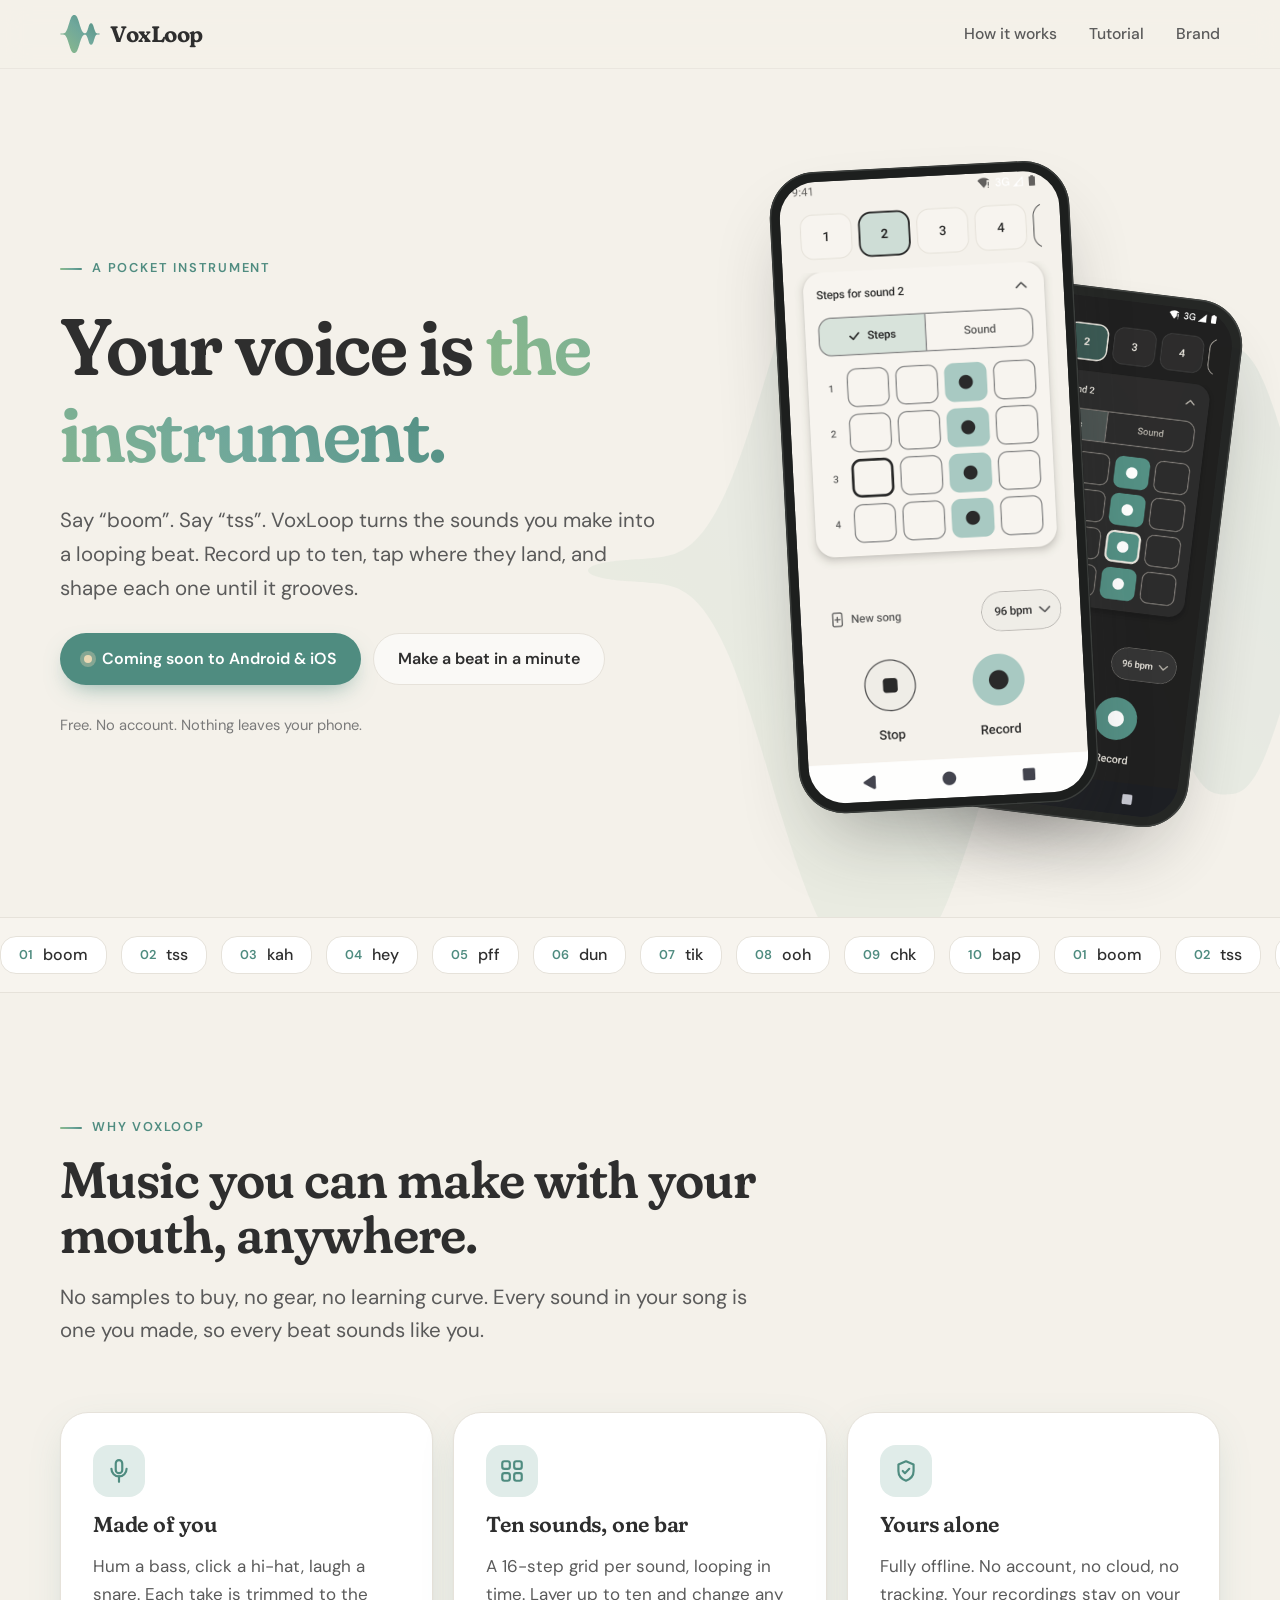
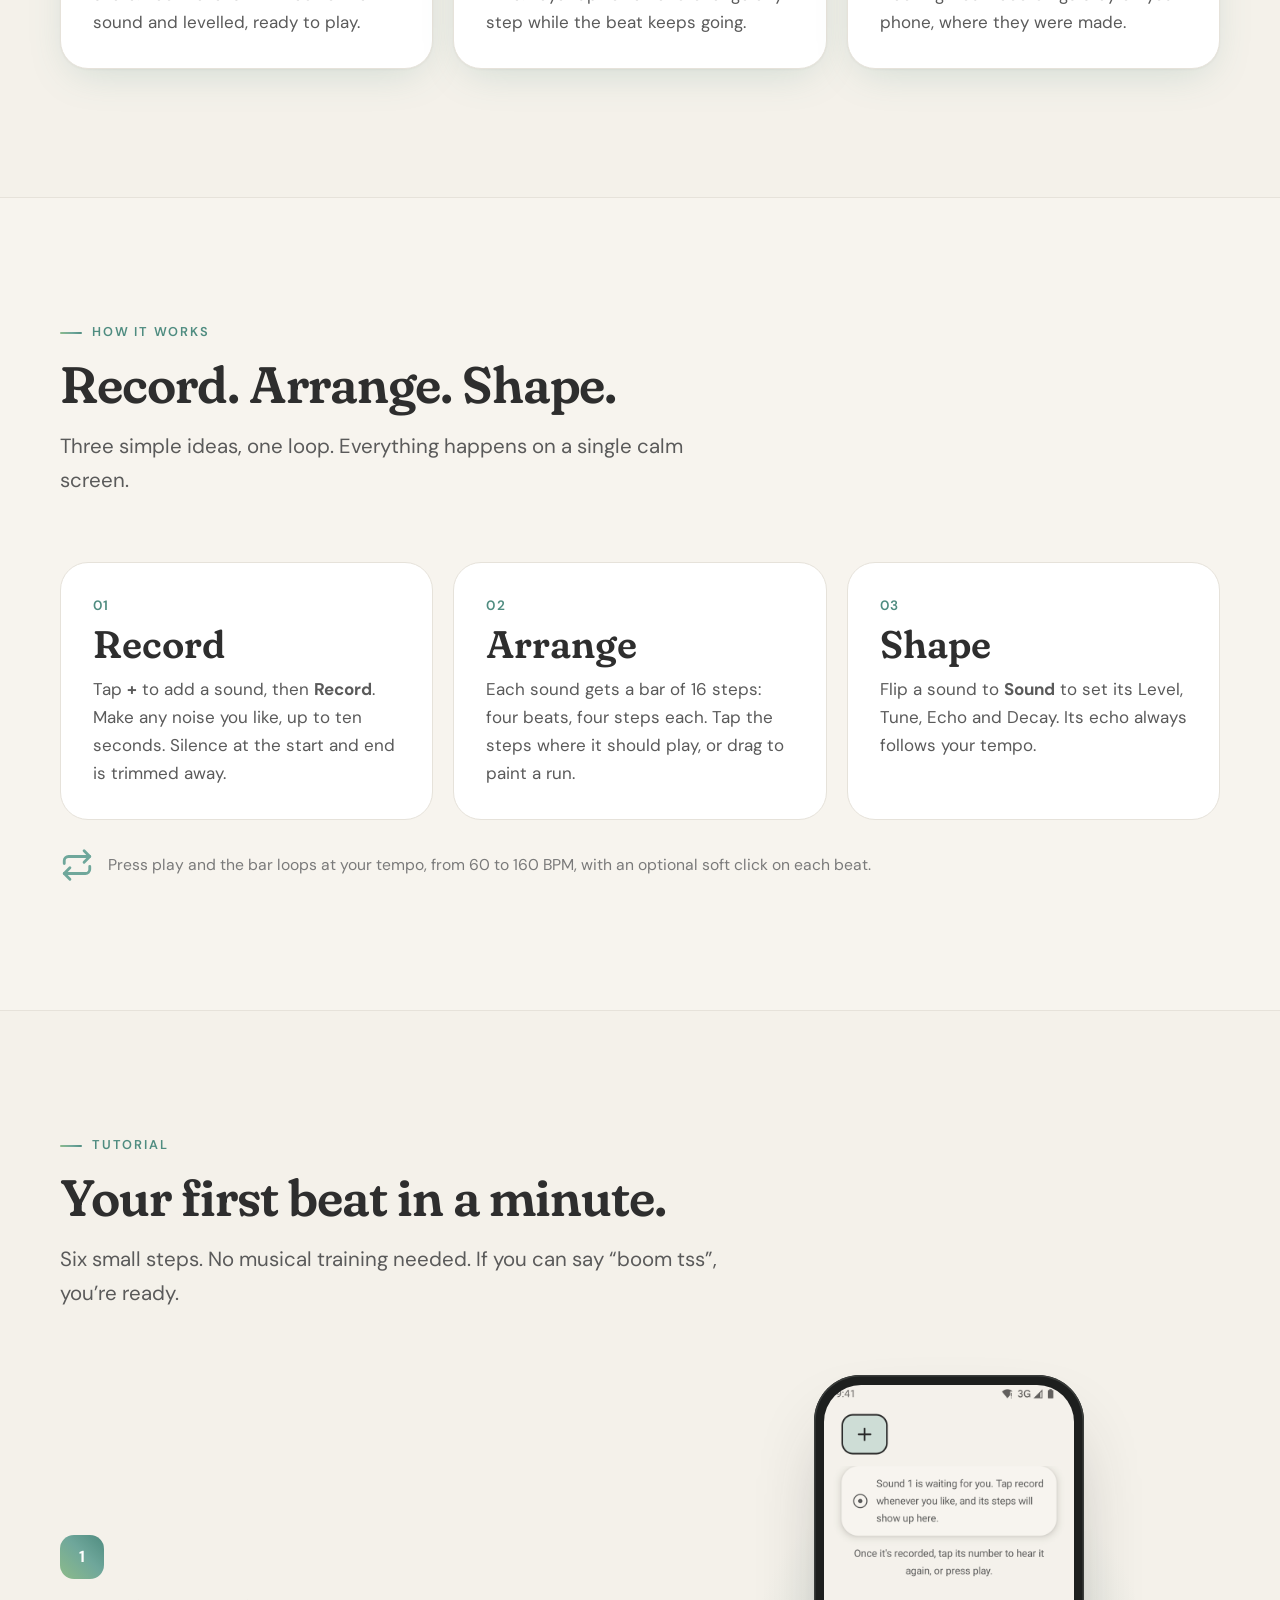
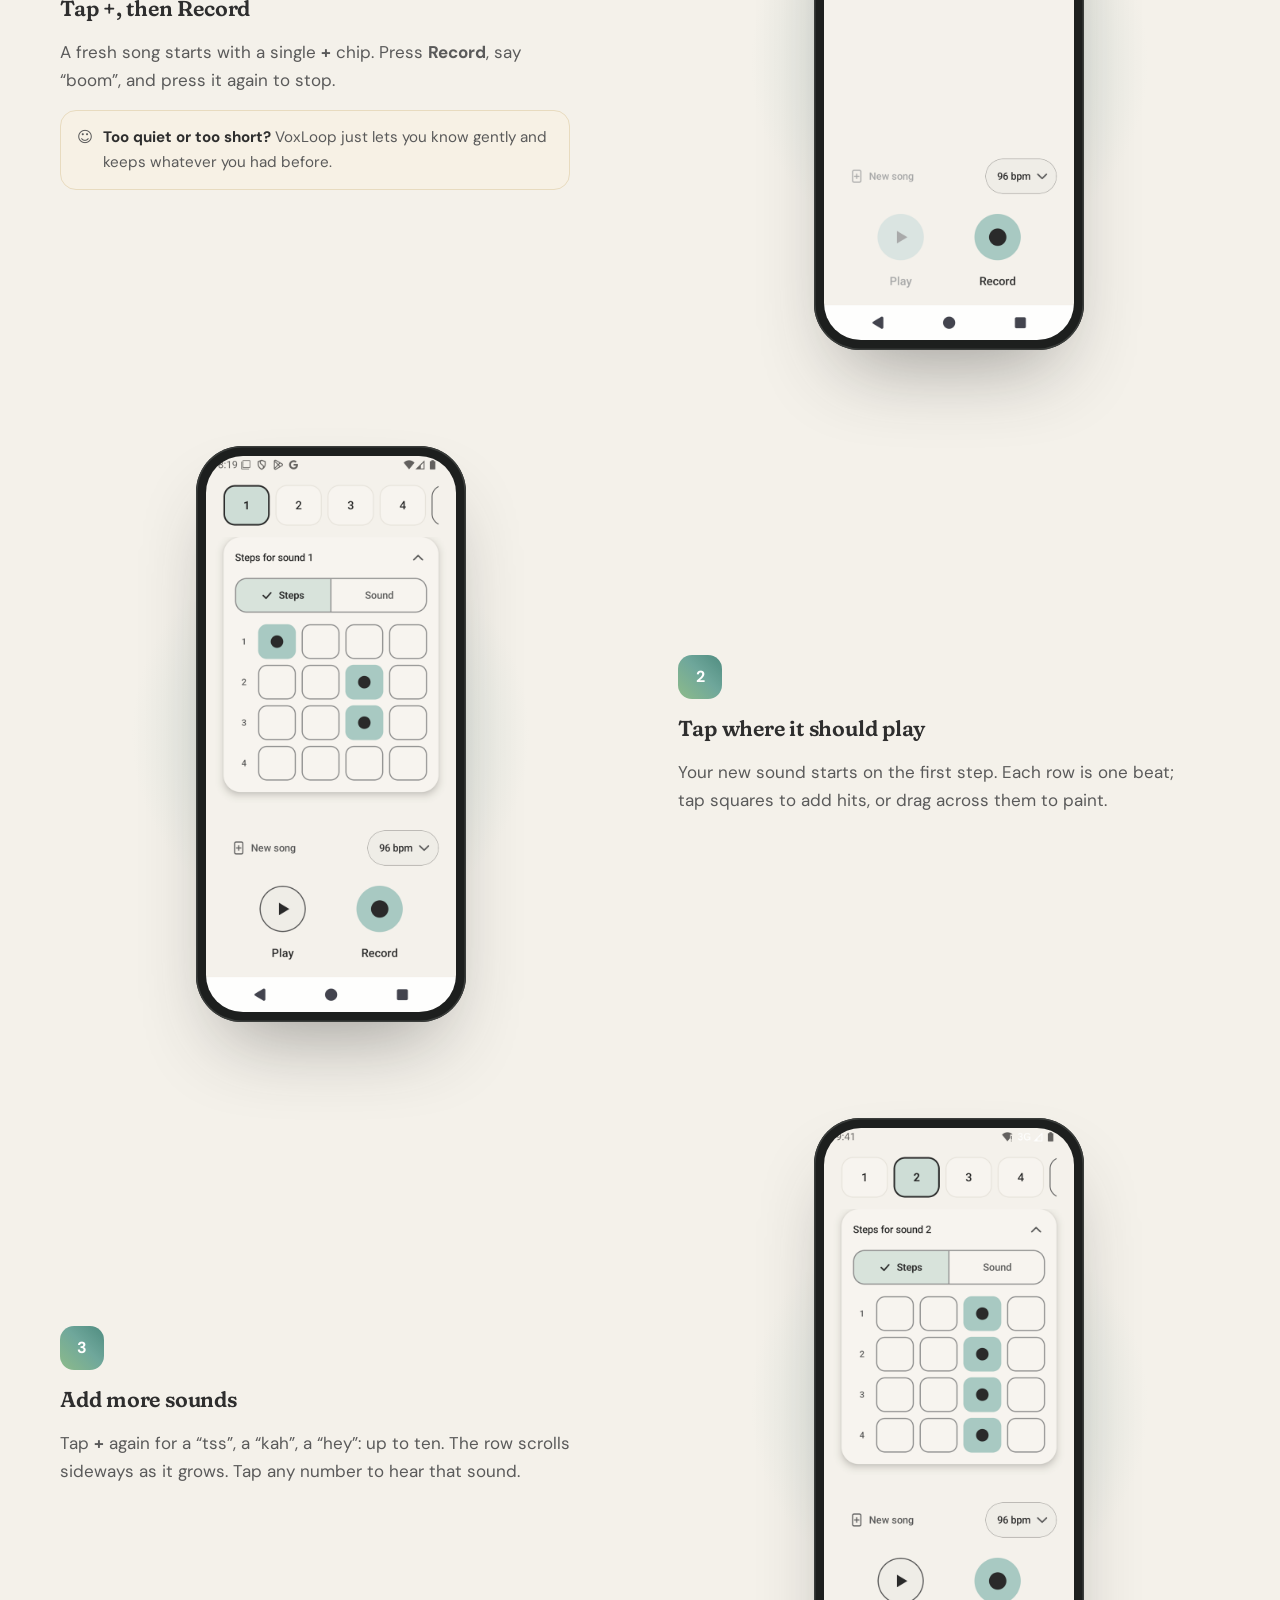
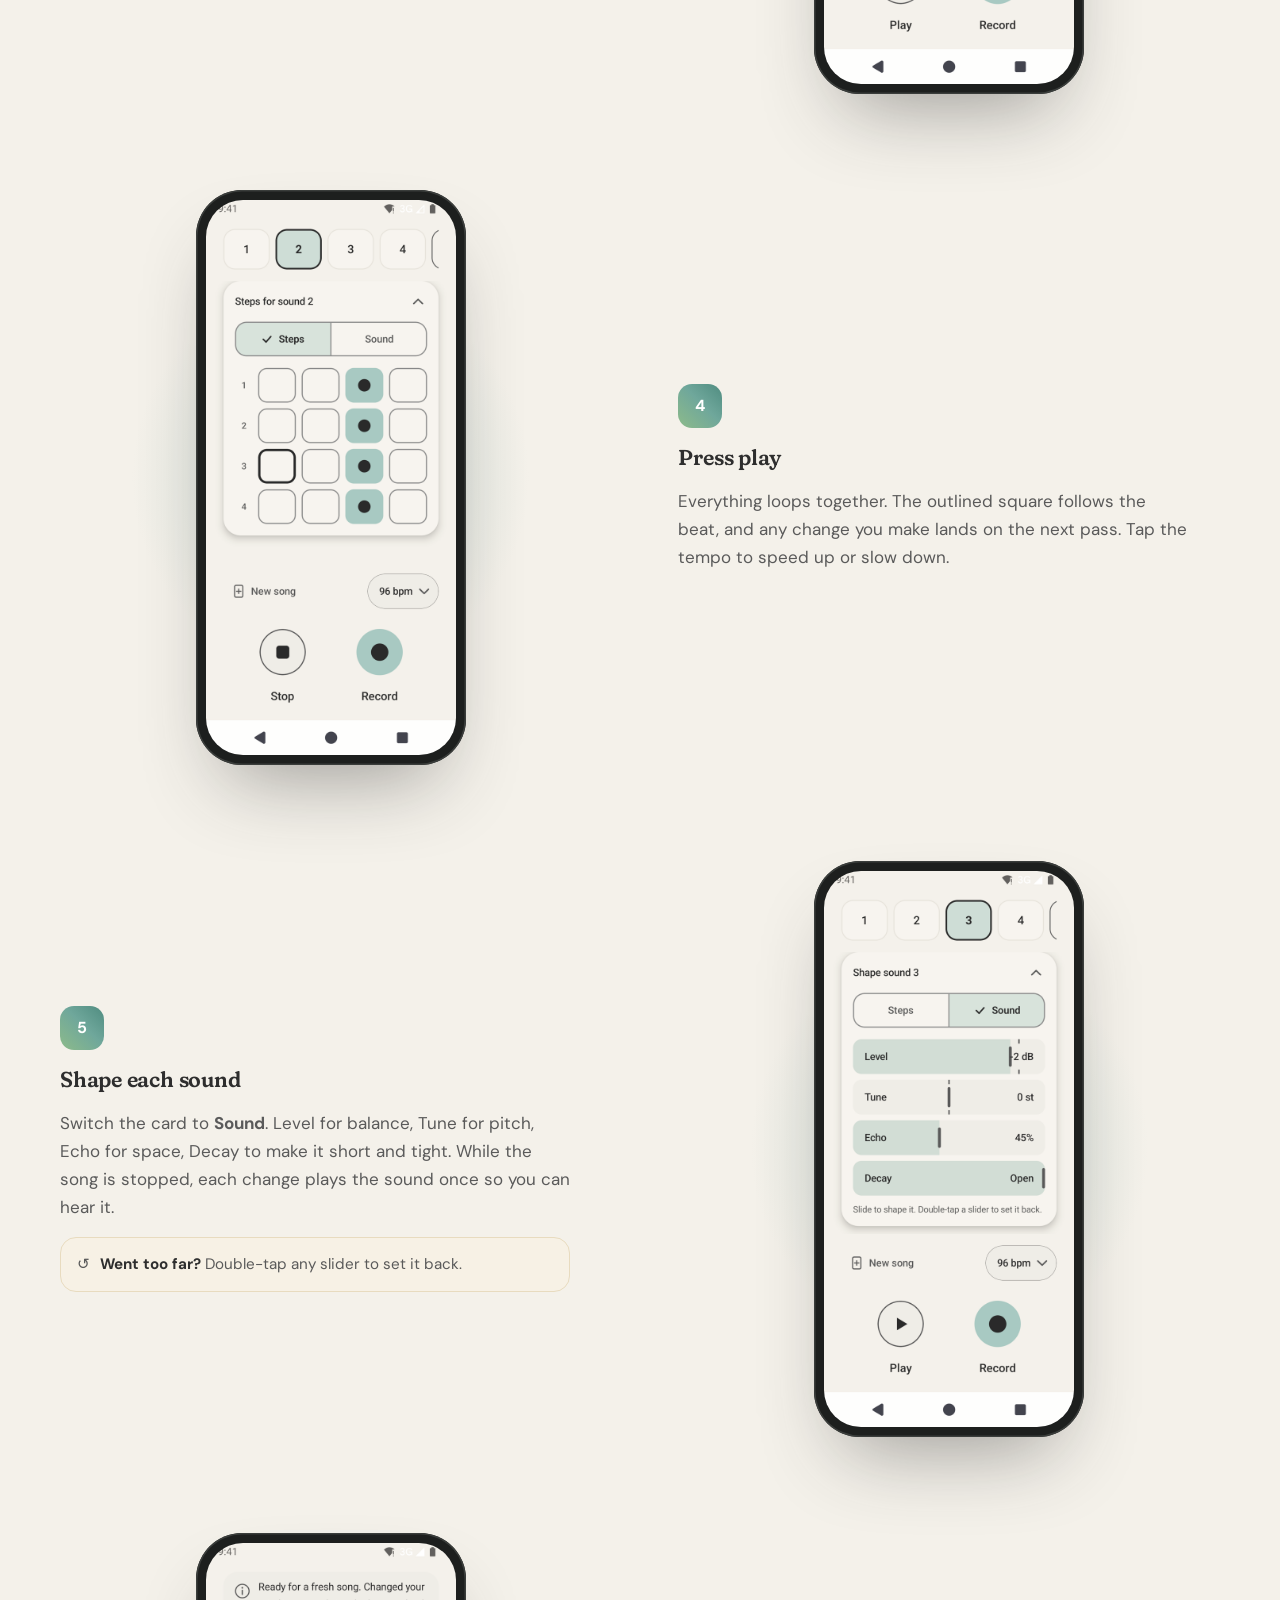
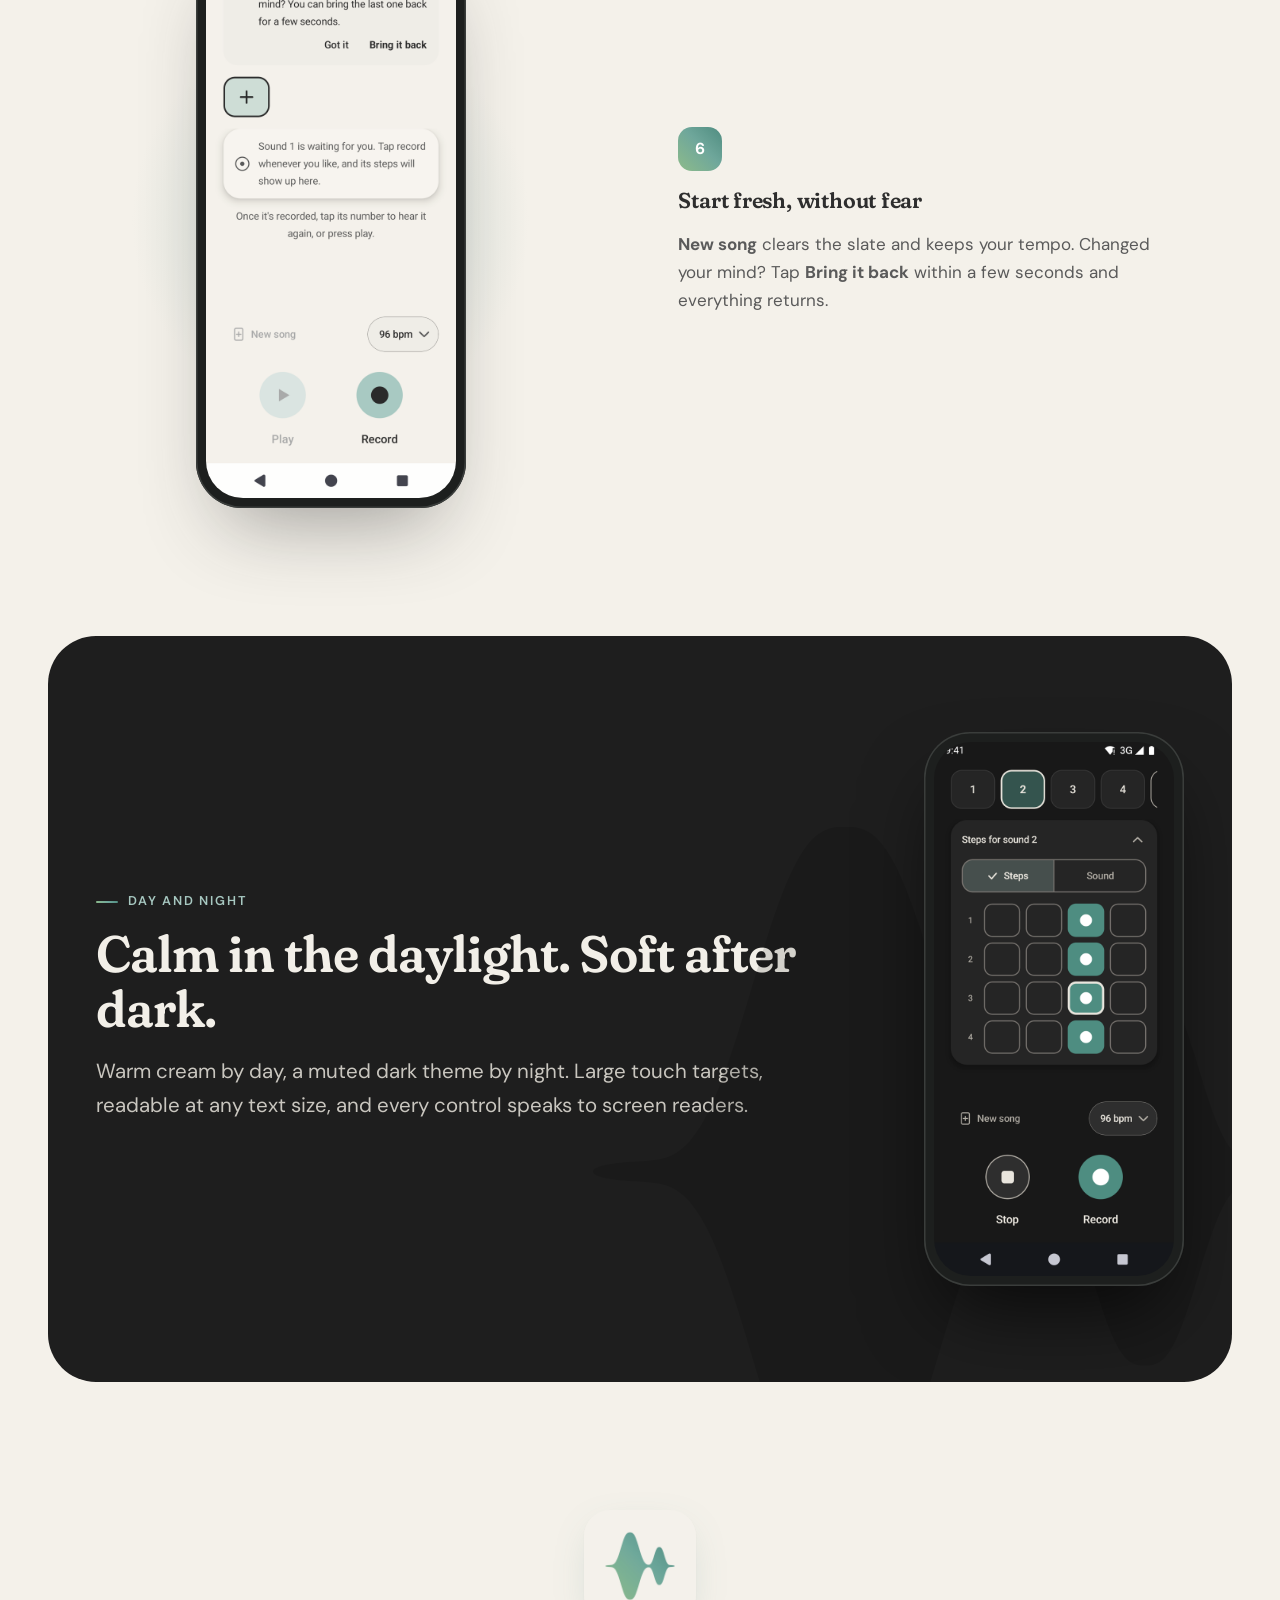
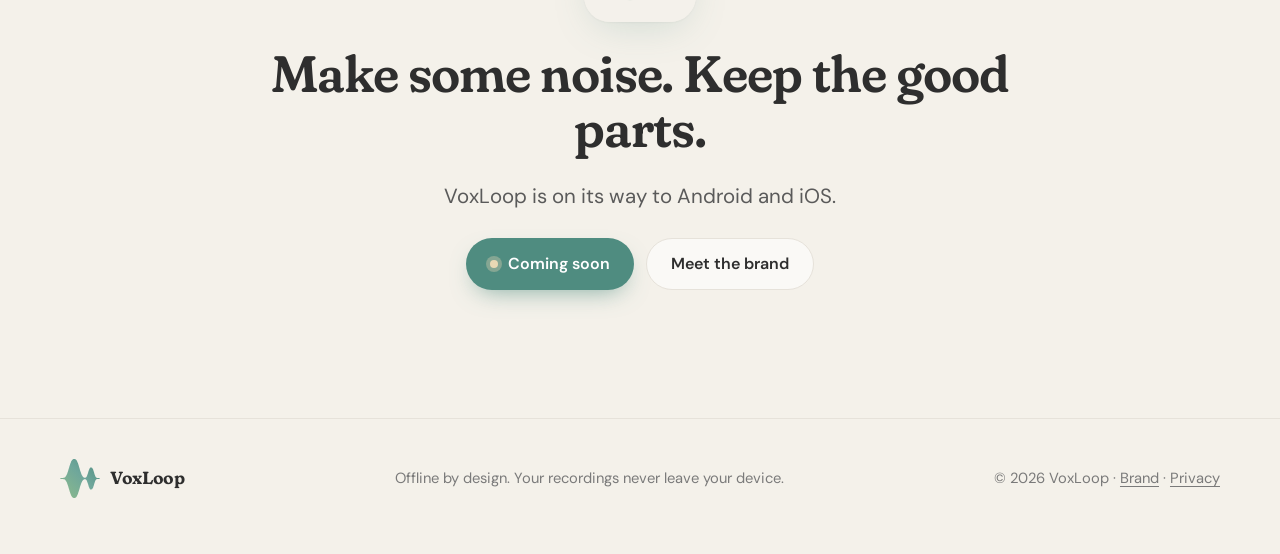
<file: index.html>
<!doctype html>
<html lang="en">
<head>
  <meta charset="utf-8">
  <meta name="viewport" content="width=device-width, initial-scale=1">
  <title>VoxLoop: your voice is the instrument</title>
  <meta name="description" content="VoxLoop turns your voice into a beat. Record a sound, loop it, layer up to ten, and play. Fully offline, on Android and iOS.">
  <meta name="theme-color" content="#F4F1EA">
  <meta property="og:title" content="VoxLoop: your voice is the instrument">
  <meta property="og:description" content="Record a sound. Loop it. Layer up to ten. Play your own beat, fully offline.">
  <meta property="og:image" content="assets/app-icon.png">
  <link rel="icon" href="assets/favicon.svg" type="image/svg+xml">
  <link rel="apple-touch-icon" href="assets/app-icon.png">
  <link rel="preconnect" href="https://fonts.googleapis.com">
  <link rel="preconnect" href="https://fonts.gstatic.com" crossorigin>
  <link href="https://fonts.googleapis.com/css2?family=DM+Sans:opsz,wght@9..40,400;9..40,500;9..40,600;9..40,700&family=Fraunces:opsz,wght,SOFT@9..144,500..700,100&display=swap" rel="stylesheet">
  <link rel="stylesheet" href="assets/styles.css">
</head>
<body>

  <header class="nav">
    <div class="wrap">
      <a class="wordmark" href="#top" aria-label="VoxLoop home">
        <img src="assets/mark.svg" alt="" width="40" height="39">VoxLoop
      </a>
      <nav class="nav-links" aria-label="Main">
        <a href="#how" class="optional">How it works</a>
        <a href="#tutorial">Tutorial</a>
        <a href="brand.html" class="optional">Brand</a>
      </nav>
    </div>
  </header>

  <main id="top">

    <!-- Hero -->
    <section class="hero" aria-labelledby="hero-title">
      <img class="hero-wave" src="assets/mark.svg" alt="">
      <div class="wrap">
        <div class="hero-copy">
          <span class="eyebrow">A pocket instrument</span>
          <h1 id="hero-title">Your voice is <span>the instrument.</span></h1>
          <p class="lede">Say “boom”. Say “tss”. VoxLoop turns the sounds you make into a looping beat. Record up to ten, tap where they land, and shape each one until it grooves.</p>
          <div class="actions">
            <span class="pill pill-primary"><span class="dot" aria-hidden="true"></span>Coming soon to Android &amp; iOS</span>
            <a class="pill pill-ghost" href="#tutorial">Make a beat in a minute</a>
          </div>
          <p class="hero-note">Free. No account. Nothing leaves your phone.</p>
        </div>
        <div class="stage" aria-hidden="true">
          <div class="glow breathe"></div>
          <div class="phone back"><img src="assets/screens/07-dark.png" alt="" loading="eager" width="630" height="1400"></div>
          <div class="phone front"><img src="assets/screens/04-playing.png" alt="" loading="eager" width="630" height="1400"></div>
        </div>
      </div>
    </section>

    <!-- Ribbon of sounds -->
    <div class="ribbon" aria-hidden="true">
      <div class="ribbon-track">
        <span class="chip"><b>01</b>boom</span><span class="chip"><b>02</b>tss</span><span class="chip"><b>03</b>kah</span><span class="chip"><b>04</b>hey</span><span class="chip"><b>05</b>pff</span><span class="chip"><b>06</b>dun</span><span class="chip"><b>07</b>tik</span><span class="chip"><b>08</b>ooh</span><span class="chip"><b>09</b>chk</span><span class="chip"><b>10</b>bap</span>
        <span class="chip"><b>01</b>boom</span><span class="chip"><b>02</b>tss</span><span class="chip"><b>03</b>kah</span><span class="chip"><b>04</b>hey</span><span class="chip"><b>05</b>pff</span><span class="chip"><b>06</b>dun</span><span class="chip"><b>07</b>tik</span><span class="chip"><b>08</b>ooh</span><span class="chip"><b>09</b>chk</span><span class="chip"><b>10</b>bap</span>
      </div>
    </div>

    <!-- Purpose -->
    <section id="why" aria-labelledby="why-title">
      <div class="wrap">
        <div class="section-head">
          <span class="eyebrow">Why VoxLoop</span>
          <h2 id="why-title">Music you can make with your mouth, anywhere.</h2>
          <p class="lede">No samples to buy, no gear, no learning curve. Every sound in your song is one you made, so every beat sounds like you.</p>
        </div>
        <div class="cards">
          <article class="card">
            <div class="icon-bubble" aria-hidden="true">
              <svg viewBox="0 0 24 24" fill="none" stroke="currentColor" stroke-width="2" stroke-linecap="round" stroke-linejoin="round"><rect x="9" y="2" width="6" height="12" rx="3"/><path d="M5 10a7 7 0 0 0 14 0"/><path d="M12 17v5"/></svg>
            </div>
            <h3>Made of you</h3>
            <p>Hum a bass, click a hi-hat, laugh a snare. Each take is trimmed to the sound and levelled, ready to play.</p>
          </article>
          <article class="card">
            <div class="icon-bubble" aria-hidden="true">
              <svg viewBox="0 0 24 24" fill="none" stroke="currentColor" stroke-width="2" stroke-linecap="round" stroke-linejoin="round"><rect x="3" y="3" width="7" height="7" rx="2"/><rect x="14" y="3" width="7" height="7" rx="2"/><rect x="3" y="14" width="7" height="7" rx="2"/><rect x="14" y="14" width="7" height="7" rx="2"/></svg>
            </div>
            <h3>Ten sounds, one bar</h3>
            <p>A 16-step grid per sound, looping in time. Layer up to ten and change any step while the beat keeps going.</p>
          </article>
          <article class="card">
            <div class="icon-bubble" aria-hidden="true">
              <svg viewBox="0 0 24 24" fill="none" stroke="currentColor" stroke-width="2" stroke-linecap="round" stroke-linejoin="round"><path d="M12 3l7 3v6c0 4.5-3 7.5-7 9-4-1.5-7-4.5-7-9V6z"/><path d="M9 12l2 2 4-4"/></svg>
            </div>
            <h3>Yours alone</h3>
            <p>Fully offline. No account, no cloud, no tracking. Your recordings stay on your phone, where they were made.</p>
          </article>
        </div>
      </div>
    </section>

    <!-- How it works -->
    <section id="how" class="how" aria-labelledby="how-title">
      <div class="wrap">
        <div class="section-head">
          <span class="eyebrow">How it works</span>
          <h2 id="how-title">Record. Arrange. Shape.</h2>
          <p class="lede">Three simple ideas, one loop. Everything happens on a single calm screen.</p>
        </div>
        <div class="flow">
          <div class="flow-step">
            <span class="big">Record</span>
            <p>Tap <strong>+</strong> to add a sound, then <strong>Record</strong>. Make any noise you like, up to ten seconds. Silence at the start and end is trimmed away.</p>
          </div>
          <div class="flow-step">
            <span class="big">Arrange</span>
            <p>Each sound gets a bar of 16 steps: four beats, four steps each. Tap the steps where it should play, or drag to paint a run.</p>
          </div>
          <div class="flow-step">
            <span class="big">Shape</span>
            <p>Flip a sound to <strong>Sound</strong> to set its Level, Tune, Echo and Decay. Its echo always follows your tempo.</p>
          </div>
        </div>
        <p class="loop-note">
          <svg viewBox="0 0 24 24" fill="none" stroke="currentColor" stroke-width="2" stroke-linecap="round" stroke-linejoin="round" aria-hidden="true"><path d="M17 2l4 4-4 4"/><path d="M3 11V9a3 3 0 0 1 3-3h15"/><path d="M7 22l-4-4 4-4"/><path d="M21 13v2a3 3 0 0 1-3 3H3"/></svg>
          Press play and the bar loops at your tempo, from 60 to 160 BPM, with an optional soft click on each beat.
        </p>
      </div>
    </section>

    <!-- Tutorial -->
    <section id="tutorial" aria-labelledby="tutorial-title">
      <div class="wrap">
        <div class="section-head">
          <span class="eyebrow">Tutorial</span>
          <h2 id="tutorial-title">Your first beat in a minute.</h2>
          <p class="lede">Six small steps. No musical training needed. If you can say “boom tss”, you’re ready.</p>
        </div>

        <ol class="steps" role="list" style="list-style:none;margin:0;padding:0">
          <li class="step">
            <div class="step-copy">
              <span class="step-num">1</span>
              <h3>Tap +, then Record</h3>
              <p>A fresh song starts with a single <strong>+</strong> chip. Press <strong>Record</strong>, say “boom”, and press it again to stop.</p>
              <p class="tip"><span aria-hidden="true">☺</span><span><strong>Too quiet or too short?</strong> VoxLoop just lets you know gently and keeps whatever you had before.</span></p>
            </div>
            <div class="step-shot"><div class="phone"><img src="assets/screens/01-first-launch.png" alt="A fresh song: one plus chip, a gentle hint, and the Record button." loading="lazy" width="630" height="1400"></div></div>
          </li>

          <li class="step">
            <div class="step-copy">
              <span class="step-num">2</span>
              <h3>Tap where it should play</h3>
              <p>Your new sound starts on the first step. Each row is one beat; tap squares to add hits, or drag across them to paint.</p>
            </div>
            <div class="step-shot"><div class="phone"><img src="assets/screens/02-steps.png" alt="The step grid for sound 1, with three steps switched on." loading="lazy" width="630" height="1400"></div></div>
          </li>

          <li class="step">
            <div class="step-copy">
              <span class="step-num">3</span>
              <h3>Add more sounds</h3>
              <p>Tap <strong>+</strong> again for a “tss”, a “kah”, a “hey”: up to ten. The row scrolls sideways as it grows. Tap any number to hear that sound.</p>
            </div>
            <div class="step-shot"><div class="phone"><img src="assets/screens/03-more-sounds.png" alt="Four sounds in the row, with sound 2 selected showing its off-beat steps." loading="lazy" width="630" height="1400"></div></div>
          </li>

          <li class="step">
            <div class="step-copy">
              <span class="step-num">4</span>
              <h3>Press play</h3>
              <p>Everything loops together. The outlined square follows the beat, and any change you make lands on the next pass. Tap the tempo to speed up or slow down.</p>
            </div>
            <div class="step-shot"><div class="phone"><img src="assets/screens/04-playing.png" alt="The song playing, with the current step outlined and a Stop button." loading="lazy" width="630" height="1400"></div></div>
          </li>

          <li class="step">
            <div class="step-copy">
              <span class="step-num">5</span>
              <h3>Shape each sound</h3>
              <p>Switch the card to <strong>Sound</strong>. Level for balance, Tune for pitch, Echo for space, Decay to make it short and tight. While the song is stopped, each change plays the sound once so you can hear it.</p>
              <p class="tip"><span aria-hidden="true">↺</span><span><strong>Went too far?</strong> Double-tap any slider to set it back.</span></p>
            </div>
            <div class="step-shot"><div class="phone"><img src="assets/screens/05-sound.png" alt="The Sound view with Level, Tune, Echo and Decay sliders for sound 3." loading="lazy" width="630" height="1400"></div></div>
          </li>

          <li class="step">
            <div class="step-copy">
              <span class="step-num">6</span>
              <h3>Start fresh, without fear</h3>
              <p><strong>New song</strong> clears the slate and keeps your tempo. Changed your mind? Tap <strong>Bring it back</strong> within a few seconds and everything returns.</p>
            </div>
            <div class="step-shot"><div class="phone"><img src="assets/screens/06-new-song.png" alt="A cleared song with a calm banner offering to bring the last one back." loading="lazy" width="630" height="1400"></div></div>
          </li>
        </ol>
      </div>
    </section>

    <!-- Night -->
    <section class="night" aria-labelledby="night-title">
      <img class="night-wave" src="assets/mark-mono.svg" alt="" style="color:#A7C8C1">
      <div class="wrap">
        <div class="section-head" style="margin:0">
          <span class="eyebrow">Day and night</span>
          <h2 id="night-title">Calm in the daylight. Soft after dark.</h2>
          <p class="lede">Warm cream by day, a muted dark theme by night. Large touch targets, readable at any text size, and every control speaks to screen readers.</p>
        </div>
        <div class="phone"><img src="assets/screens/07-dark.png" alt="VoxLoop in dark mode, playing a song." loading="lazy" width="630" height="1400"></div>
      </div>
    </section>

    <!-- Promise -->
    <section class="promise" aria-labelledby="promise-title">
      <div class="wrap">
        <img class="app-icon" src="assets/app-icon.png" alt="The VoxLoop app icon: a sage waveform on cream." width="112" height="112">
        <h2 id="promise-title">Make some noise. Keep the good parts.</h2>
        <p class="lede">VoxLoop is on its way to Android and iOS.</p>
        <div class="actions" style="justify-content:center">
          <span class="pill pill-primary"><span class="dot" aria-hidden="true"></span>Coming soon</span>
          <a class="pill pill-ghost" href="brand.html">Meet the brand</a>
        </div>
      </div>
    </section>

  </main>

  <footer>
    <div class="wrap">
      <a class="wordmark" href="#top" style="font-size:1.1rem"><img src="assets/mark.svg" alt="" width="30" height="29">VoxLoop</a>
      <span>Offline by design. Your recordings never leave your device.</span>
      <span>© 2026 VoxLoop · <a href="brand.html">Brand</a> · <a href="privacy.html">Privacy</a></span>
    </div>
  </footer>

</body>
</html>
</file>
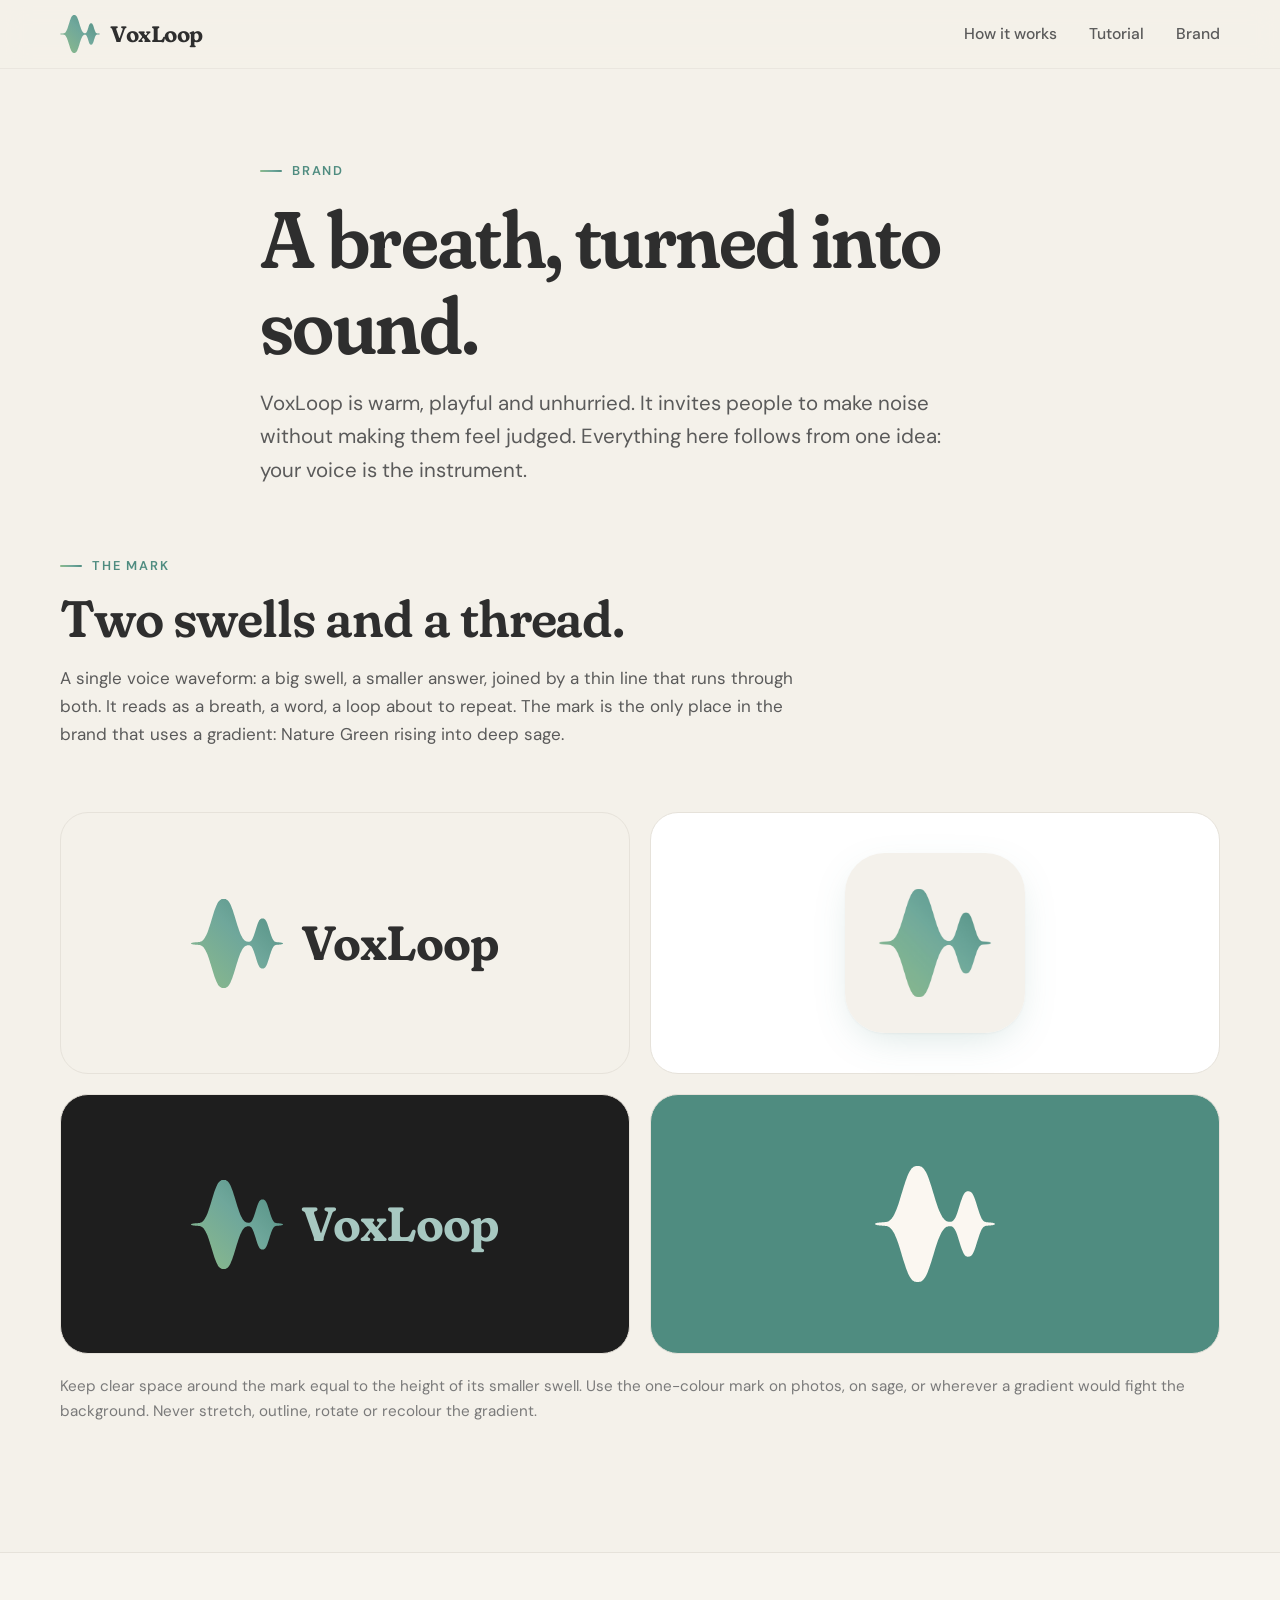
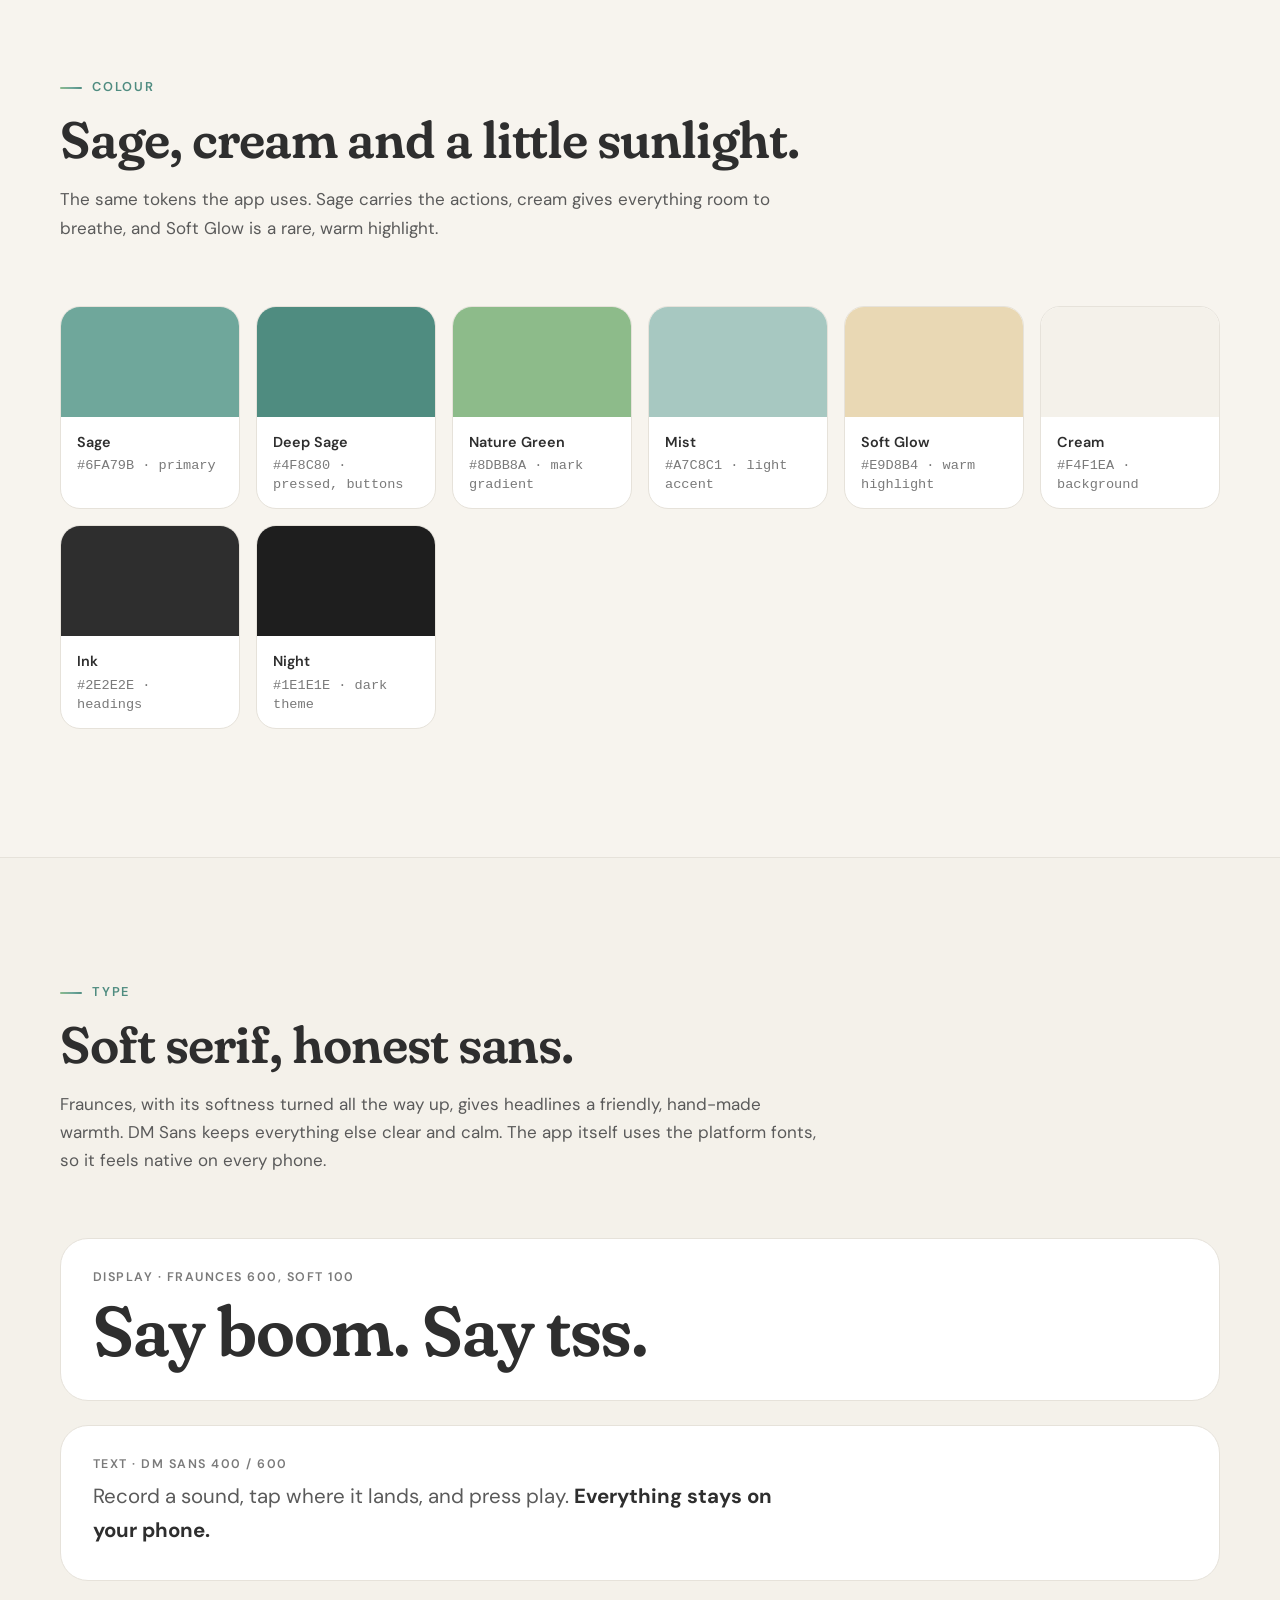
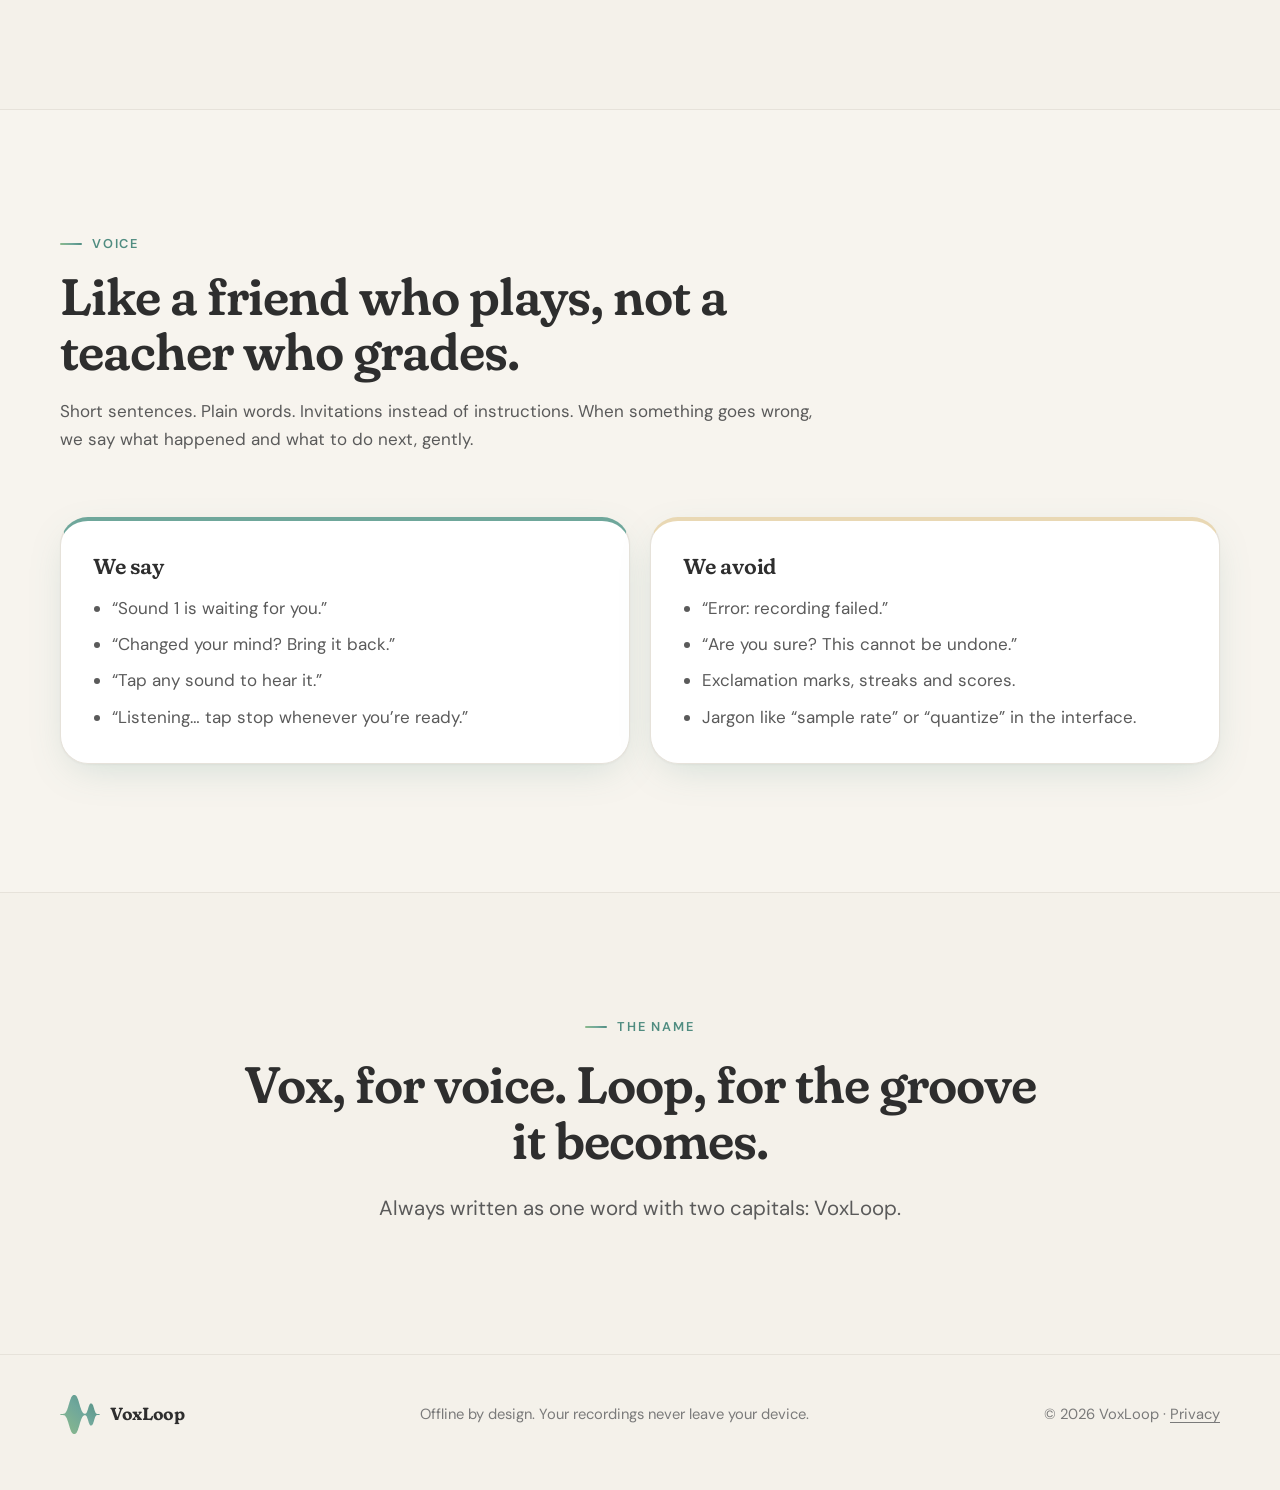
<file: brand.html>
<!doctype html>
<html lang="en">
<head>
  <meta charset="utf-8">
  <meta name="viewport" content="width=device-width, initial-scale=1">
  <title>VoxLoop Brand</title>
  <meta name="description" content="The VoxLoop brand: mark, wordmark, colors, type and voice.">
  <meta name="theme-color" content="#F4F1EA">
  <link rel="icon" href="assets/favicon.svg" type="image/svg+xml">
  <link rel="preconnect" href="https://fonts.googleapis.com">
  <link rel="preconnect" href="https://fonts.gstatic.com" crossorigin>
  <link href="https://fonts.googleapis.com/css2?family=DM+Sans:opsz,wght@9..40,400;9..40,500;9..40,600;9..40,700&family=Fraunces:opsz,wght,SOFT@9..144,500..700,100&display=swap" rel="stylesheet">
  <link rel="stylesheet" href="assets/styles.css">
</head>
<body>

  <header class="nav">
    <div class="wrap">
      <a class="wordmark" href="index.html" aria-label="VoxLoop home">
        <img src="assets/mark.svg" alt="" width="40" height="39">VoxLoop
      </a>
      <nav class="nav-links" aria-label="Main">
        <a href="index.html#how" class="optional">How it works</a>
        <a href="index.html#tutorial">Tutorial</a>
        <a href="brand.html" aria-current="page" class="optional">Brand</a>
      </nav>
    </div>
  </header>

  <main>
    <section class="brand-hero">
      <div class="wrap section-head" style="margin-bottom:0">
        <span class="eyebrow">Brand</span>
        <h1>A breath, turned into sound.</h1>
        <p class="lede">VoxLoop is warm, playful and unhurried. It invites people to make noise without making them feel judged. Everything here follows from one idea: your voice is the instrument.</p>
      </div>
    </section>

    <!-- Mark -->
    <section style="padding-top:48px" aria-labelledby="mark-title">
      <div class="wrap">
        <div class="section-head">
          <span class="eyebrow">The mark</span>
          <h2 id="mark-title">Two swells and a thread.</h2>
          <p>A single voice waveform: a big swell, a smaller answer, joined by a thin line that runs through both. It reads as a breath, a word, a loop about to repeat. The mark is the only place in the brand that uses a gradient: Nature Green rising into deep sage.</p>
        </div>
        <div class="brand-grid">
          <div class="logo-tile cream"><span class="lockup"><img src="assets/mark.svg" alt="">VoxLoop</span></div>
          <div class="logo-tile white"><img src="assets/app-icon.png" alt="The app icon" style="width:180px;border-radius:40px;box-shadow:var(--shadow)"></div>
          <div class="logo-tile night-tile"><span class="lockup"><img src="assets/mark.svg" alt="">VoxLoop</span></div>
          <div class="logo-tile sage"><img class="mono-mark" src="assets/mark-mono.svg" alt="One-colour mark" style="filter:brightness(0) invert(.95) sepia(.1)"></div>
        </div>
        <p style="margin-top:20px;color:var(--muted);font-size:.95rem">Keep clear space around the mark equal to the height of its smaller swell. Use the one-colour mark on photos, on sage, or wherever a gradient would fight the background. Never stretch, outline, rotate or recolour the gradient.</p>
      </div>
    </section>

    <!-- Colour -->
    <section class="how" aria-labelledby="color-title">
      <div class="wrap">
        <div class="section-head">
          <span class="eyebrow">Colour</span>
          <h2 id="color-title">Sage, cream and a little sunlight.</h2>
          <p>The same tokens the app uses. Sage carries the actions, cream gives everything room to breathe, and Soft Glow is a rare, warm highlight.</p>
        </div>
        <div class="swatches">
          <div class="swatch"><div class="chipcolor" style="background:#6FA79B"></div><div class="meta"><b>Sage</b><code>#6FA79B · primary</code></div></div>
          <div class="swatch"><div class="chipcolor" style="background:#4F8C80"></div><div class="meta"><b>Deep Sage</b><code>#4F8C80 · pressed, buttons</code></div></div>
          <div class="swatch"><div class="chipcolor" style="background:#8DBB8A"></div><div class="meta"><b>Nature Green</b><code>#8DBB8A · mark gradient</code></div></div>
          <div class="swatch"><div class="chipcolor" style="background:#A7C8C1"></div><div class="meta"><b>Mist</b><code>#A7C8C1 · light accent</code></div></div>
          <div class="swatch"><div class="chipcolor" style="background:#E9D8B4"></div><div class="meta"><b>Soft Glow</b><code>#E9D8B4 · warm highlight</code></div></div>
          <div class="swatch"><div class="chipcolor" style="background:#F4F1EA"></div><div class="meta"><b>Cream</b><code>#F4F1EA · background</code></div></div>
          <div class="swatch"><div class="chipcolor" style="background:#2E2E2E"></div><div class="meta"><b>Ink</b><code>#2E2E2E · headings</code></div></div>
          <div class="swatch"><div class="chipcolor" style="background:#1E1E1E"></div><div class="meta"><b>Night</b><code>#1E1E1E · dark theme</code></div></div>
        </div>
      </div>
    </section>

    <!-- Type -->
    <section aria-labelledby="type-title">
      <div class="wrap">
        <div class="section-head">
          <span class="eyebrow">Type</span>
          <h2 id="type-title">Soft serif, honest sans.</h2>
          <p>Fraunces, with its softness turned all the way up, gives headlines a friendly, hand-made warmth. DM Sans keeps everything else clear and calm. The app itself uses the platform fonts, so it feels native on every phone.</p>
        </div>
        <div class="type-specimen">
          <div class="specimen">
            <span class="label">Display · Fraunces 600, SOFT 100</span>
            <span style="font:600 clamp(2.4rem,6vw,4.4rem)/1.05 var(--display);font-variation-settings:'SOFT' 100;color:var(--text);letter-spacing:-.02em">Say boom. Say tss.</span>
          </div>
          <div class="specimen">
            <span class="label">Text · DM Sans 400 / 600</span>
            <p class="lede" style="color:var(--text-body)">Record a sound, tap where it lands, and press play. <strong style="color:var(--text)">Everything stays on your phone.</strong></p>
          </div>
        </div>
      </div>
    </section>

    <!-- Voice -->
    <section class="how" aria-labelledby="voice-title">
      <div class="wrap">
        <div class="section-head">
          <span class="eyebrow">Voice</span>
          <h2 id="voice-title">Like a friend who plays, not a teacher who grades.</h2>
          <p>Short sentences. Plain words. Invitations instead of instructions. When something goes wrong, we say what happened and what to do next, gently.</p>
        </div>
        <div class="voice">
          <article class="card say">
            <h3>We say</h3>
            <ul>
              <li>“Sound 1 is waiting for you.”</li>
              <li>“Changed your mind? Bring it back.”</li>
              <li>“Tap any sound to hear it.”</li>
              <li>“Listening… tap stop whenever you’re ready.”</li>
            </ul>
          </article>
          <article class="card avoid">
            <h3>We avoid</h3>
            <ul>
              <li>“Error: recording failed.”</li>
              <li>“Are you sure? This cannot be undone.”</li>
              <li>Exclamation marks, streaks and scores.</li>
              <li>Jargon like “sample rate” or “quantize” in the interface.</li>
            </ul>
          </article>
        </div>
      </div>
    </section>

    <section class="promise" aria-labelledby="name-title">
      <div class="wrap">
        <span class="eyebrow">The name</span>
        <h2 id="name-title">Vox, for voice. Loop, for the groove it becomes.</h2>
        <p class="lede">Always written as one word with two capitals: VoxLoop.</p>
      </div>
    </section>
  </main>

  <footer>
    <div class="wrap">
      <a class="wordmark" href="index.html" style="font-size:1.1rem"><img src="assets/mark.svg" alt="" width="30" height="29">VoxLoop</a>
      <span>Offline by design. Your recordings never leave your device.</span>
      <span>© 2026 VoxLoop · <a href="privacy.html">Privacy</a></span>
    </div>
  </footer>

</body>
</html>
</file>
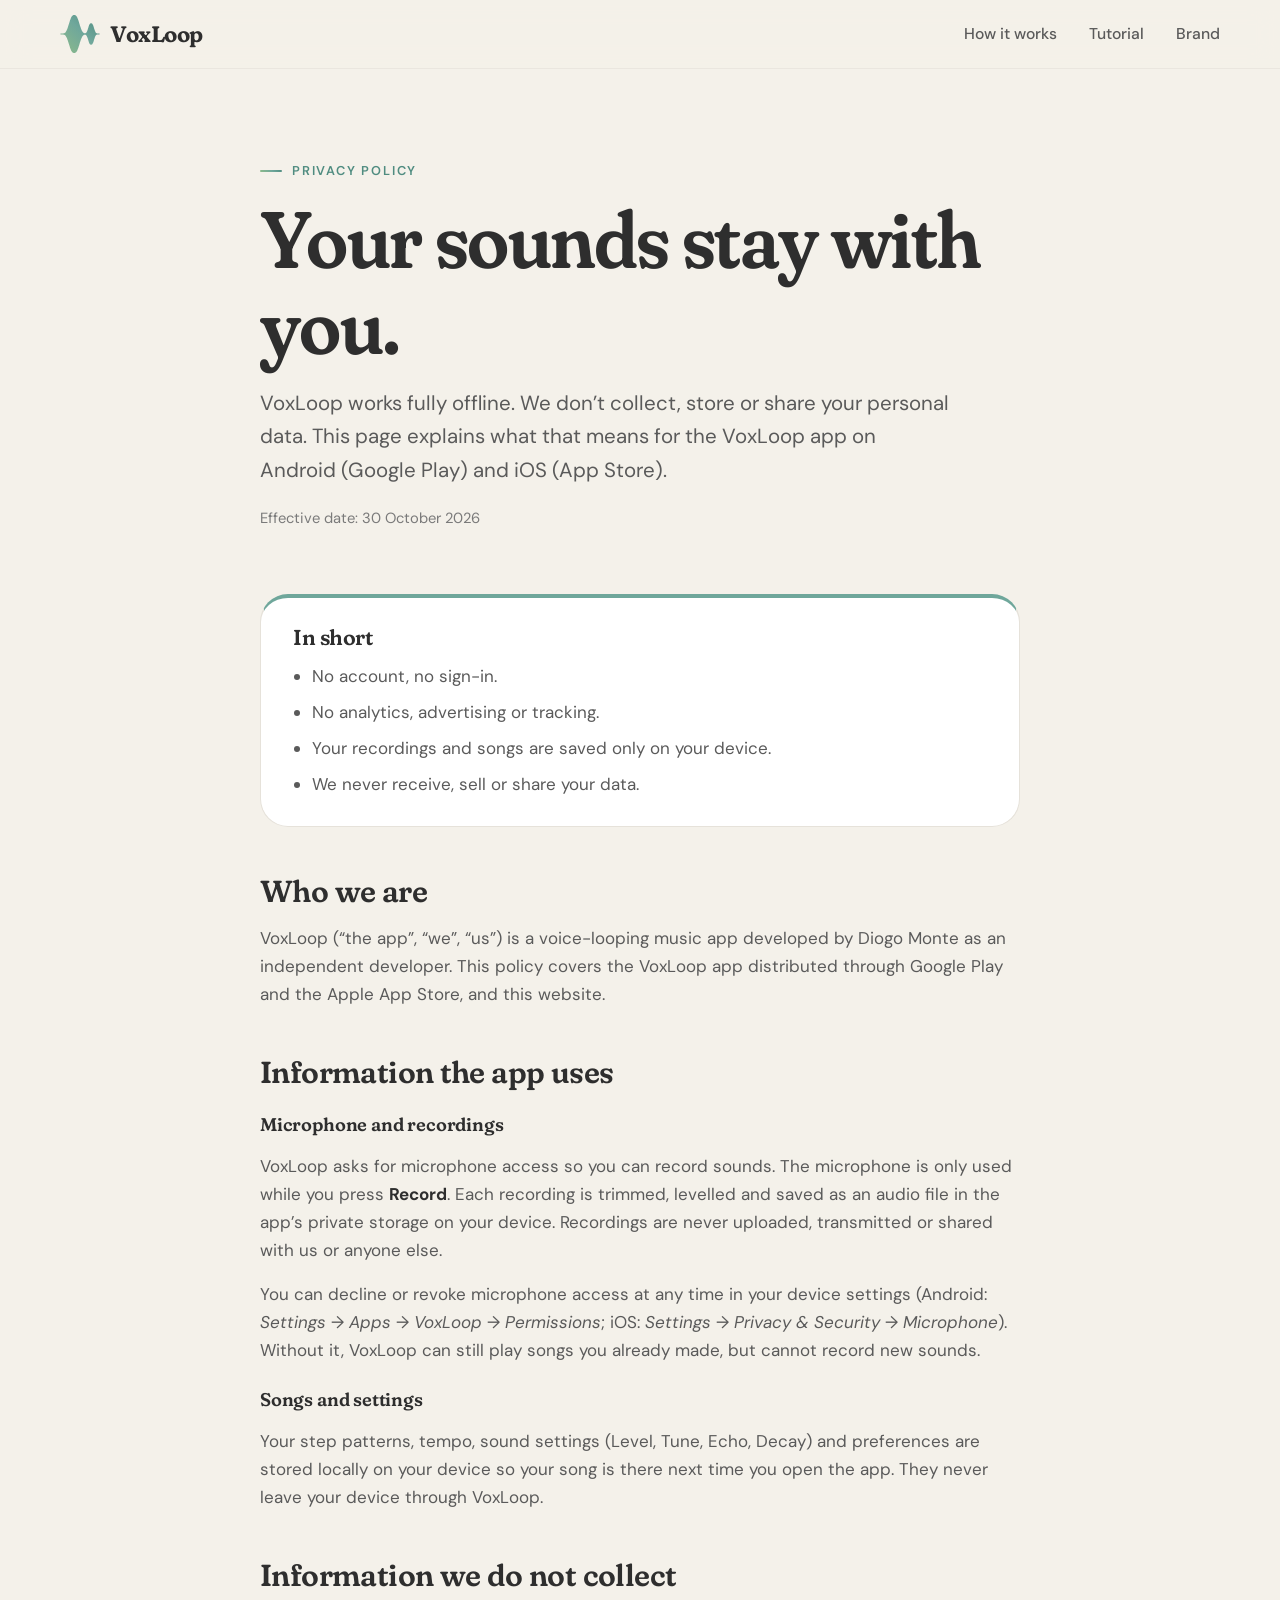
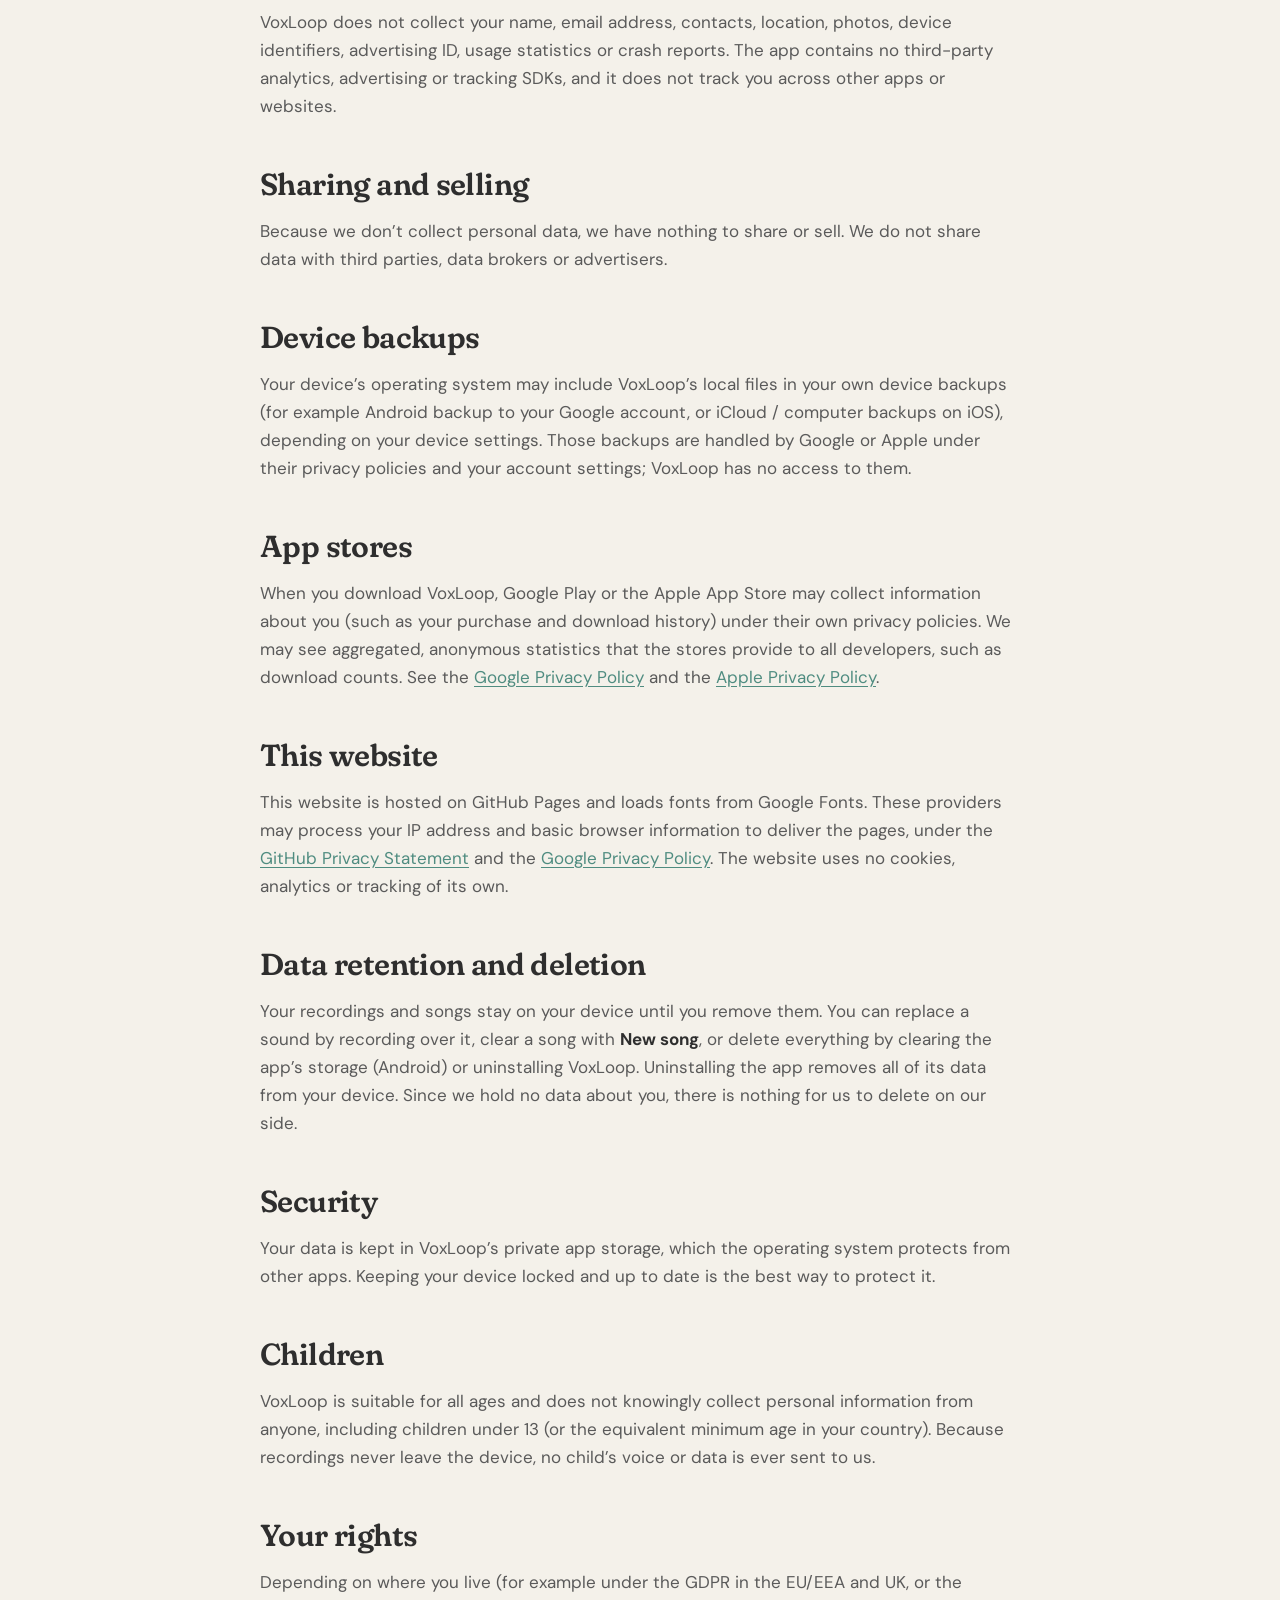
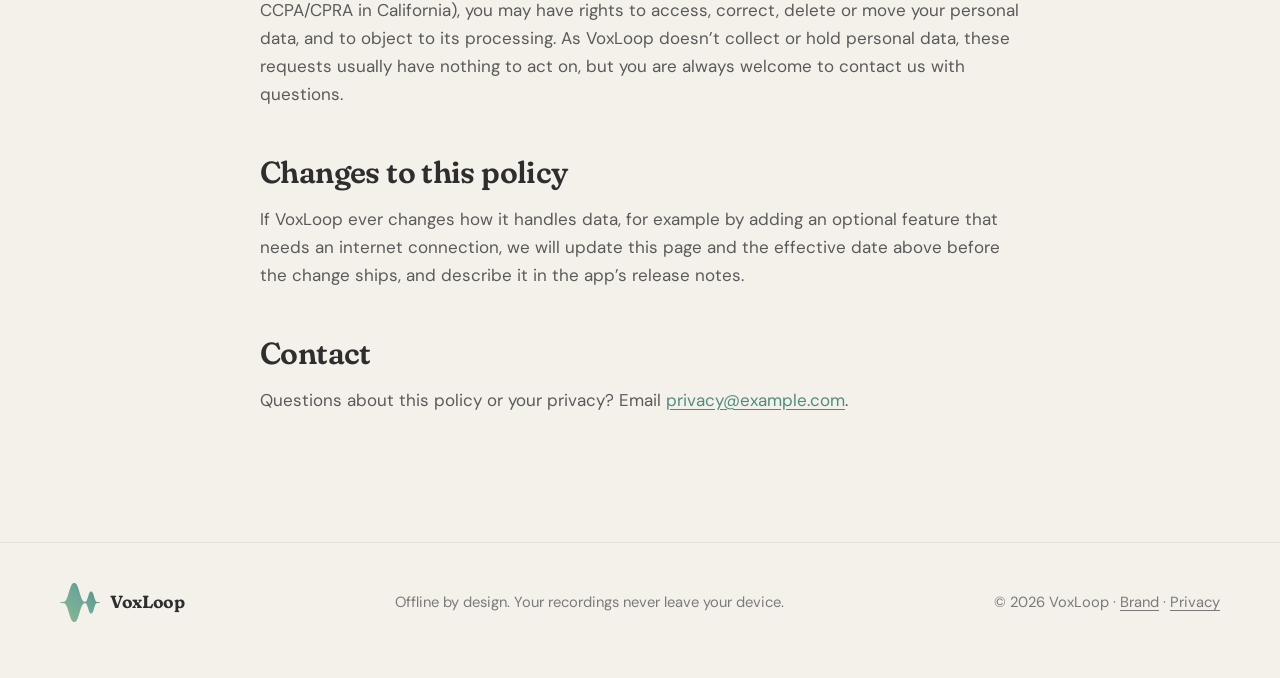
<file: privacy.html>
<!doctype html>
<html lang="en">
<head>
  <meta charset="utf-8">
  <meta name="viewport" content="width=device-width, initial-scale=1">
  <title>VoxLoop Privacy Policy</title>
  <meta name="description" content="How VoxLoop handles your data on Android and iOS: your recordings stay on your device, with no account, no tracking and no ads.">
  <meta name="theme-color" content="#F4F1EA">
  <link rel="icon" href="assets/favicon.svg" type="image/svg+xml">
  <link rel="preconnect" href="https://fonts.googleapis.com">
  <link rel="preconnect" href="https://fonts.gstatic.com" crossorigin>
  <link href="https://fonts.googleapis.com/css2?family=DM+Sans:opsz,wght@9..40,400;9..40,500;9..40,600;9..40,700&family=Fraunces:opsz,wght,SOFT@9..144,500..700,100&display=swap" rel="stylesheet">
  <link rel="stylesheet" href="assets/styles.css">
</head>
<body>

  <header class="nav">
    <div class="wrap">
      <a class="wordmark" href="index.html" aria-label="VoxLoop home">
        <img src="assets/mark.svg" alt="" width="40" height="39">VoxLoop
      </a>
      <nav class="nav-links" aria-label="Main">
        <a href="index.html#how" class="optional">How it works</a>
        <a href="index.html#tutorial">Tutorial</a>
        <a href="brand.html" class="optional">Brand</a>
      </nav>
    </div>
  </header>

  <main>
    <section class="brand-hero">
      <div class="wrap section-head" style="margin-bottom:0">
        <span class="eyebrow">Privacy Policy</span>
        <h1>Your sounds stay with you.</h1>
        <p class="lede">VoxLoop works fully offline. We don’t collect, store or share your personal data. This page explains what that means for the VoxLoop app on Android (Google Play) and iOS (App Store).</p>
        <p class="hero-note">Effective date: 30 October 2026</p>
      </div>
    </section>

    <section class="legal-section" aria-label="Privacy policy">
      <div class="wrap legal">

        <div class="legal-summary">
          <h2>In short</h2>
          <ul>
            <li>No account, no sign-in.</li>
            <li>No analytics, advertising or tracking.</li>
            <li>Your recordings and songs are saved only on your device.</li>
            <li>We never receive, sell or share your data.</li>
          </ul>
        </div>

        <h2>Who we are</h2>
        <p>VoxLoop (“the app”, “we”, “us”) is a voice-looping music app developed by Diogo Monte as an independent developer. This policy covers the VoxLoop app distributed through Google Play and the Apple App Store, and this website.</p>

        <h2>Information the app uses</h2>
        <h3>Microphone and recordings</h3>
        <p>VoxLoop asks for microphone access so you can record sounds. The microphone is only used while you press <strong>Record</strong>. Each recording is trimmed, levelled and saved as an audio file in the app’s private storage on your device. Recordings are never uploaded, transmitted or shared with us or anyone else.</p>
        <p>You can decline or revoke microphone access at any time in your device settings (Android: <em>Settings → Apps → VoxLoop → Permissions</em>; iOS: <em>Settings → Privacy &amp; Security → Microphone</em>). Without it, VoxLoop can still play songs you already made, but cannot record new sounds.</p>

        <h3>Songs and settings</h3>
        <p>Your step patterns, tempo, sound settings (Level, Tune, Echo, Decay) and preferences are stored locally on your device so your song is there next time you open the app. They never leave your device through VoxLoop.</p>

        <h2>Information we do not collect</h2>
        <p>VoxLoop does not collect your name, email address, contacts, location, photos, device identifiers, advertising ID, usage statistics or crash reports. The app contains no third-party analytics, advertising or tracking SDKs, and it does not track you across other apps or websites.</p>

        <h2>Sharing and selling</h2>
        <p>Because we don’t collect personal data, we have nothing to share or sell. We do not share data with third parties, data brokers or advertisers.</p>

        <h2>Device backups</h2>
        <p>Your device’s operating system may include VoxLoop’s local files in your own device backups (for example Android backup to your Google account, or iCloud / computer backups on iOS), depending on your device settings. Those backups are handled by Google or Apple under their privacy policies and your account settings; VoxLoop has no access to them.</p>

        <h2>App stores</h2>
        <p>When you download VoxLoop, Google Play or the Apple App Store may collect information about you (such as your purchase and download history) under their own privacy policies. We may see aggregated, anonymous statistics that the stores provide to all developers, such as download counts. See the <a href="https://policies.google.com/privacy" rel="noopener">Google Privacy Policy</a> and the <a href="https://www.apple.com/legal/privacy/" rel="noopener">Apple Privacy Policy</a>.</p>

        <h2>This website</h2>
        <p>This website is hosted on GitHub Pages and loads fonts from Google Fonts. These providers may process your IP address and basic browser information to deliver the pages, under the <a href="https://docs.github.com/en/site-policy/privacy-policies/github-general-privacy-statement" rel="noopener">GitHub Privacy Statement</a> and the <a href="https://policies.google.com/privacy" rel="noopener">Google Privacy Policy</a>. The website uses no cookies, analytics or tracking of its own.</p>

        <h2>Data retention and deletion</h2>
        <p>Your recordings and songs stay on your device until you remove them. You can replace a sound by recording over it, clear a song with <strong>New song</strong>, or delete everything by clearing the app’s storage (Android) or uninstalling VoxLoop. Uninstalling the app removes all of its data from your device. Since we hold no data about you, there is nothing for us to delete on our side.</p>

        <h2>Security</h2>
        <p>Your data is kept in VoxLoop’s private app storage, which the operating system protects from other apps. Keeping your device locked and up to date is the best way to protect it.</p>

        <h2>Children</h2>
        <p>VoxLoop is suitable for all ages and does not knowingly collect personal information from anyone, including children under 13 (or the equivalent minimum age in your country). Because recordings never leave the device, no child’s voice or data is ever sent to us.</p>

        <h2>Your rights</h2>
        <p>Depending on where you live (for example under the GDPR in the EU/EEA and UK, or the CCPA/CPRA in California), you may have rights to access, correct, delete or move your personal data, and to object to its processing. As VoxLoop doesn’t collect or hold personal data, these requests usually have nothing to act on, but you are always welcome to contact us with questions.</p>

        <h2>Changes to this policy</h2>
        <p>If VoxLoop ever changes how it handles data, for example by adding an optional feature that needs an internet connection, we will update this page and the effective date above before the change ships, and describe it in the app’s release notes.</p>

        <h2>Contact</h2>
        <p>Questions about this policy or your privacy? Email <a href="mailto:privacy@example.com">privacy@example.com</a>.</p>

      </div>
    </section>
  </main>

  <footer>
    <div class="wrap">
      <a class="wordmark" href="index.html" style="font-size:1.1rem"><img src="assets/mark.svg" alt="" width="30" height="29">VoxLoop</a>
      <span>Offline by design. Your recordings never leave your device.</span>
      <span>© 2026 VoxLoop · <a href="brand.html">Brand</a> · <a href="privacy.html" aria-current="page">Privacy</a></span>
    </div>
  </footer>

</body>
</html>
</file>
<file: assets/styles.css>
/* VoxLoop site. Colors are the app's own AppTheme tokens; see brand.html. */

:root {
  --cream: #F4F1EA;
  --surface: #FFFFFF;
  --soft-surface: #F7F4EE;
  --subtle: #EFECE6;
  --border: #E6E2DA;
  --sage: #6FA79B;
  --sage-hover: #5E9488;
  --sage-deep: #4F8C80;
  --sage-light: #A7C8C1;
  --nature: #8DBB8A;
  --glow: #E9D8B4;
  --ink: #2E2E2E;
  --body: #5A5A5A;
  --muted: #7A7A7A;
  --night: #1E1E1E;

  --bg: var(--cream);
  --card: var(--surface);
  --text: var(--ink);
  --text-body: var(--body);
  --line: var(--border);
  --accent-ink: var(--sage-deep);

  --display: "Fraunces", Georgia, "Times New Roman", serif;
  --sans: "DM Sans", system-ui, -apple-system, "Segoe UI", sans-serif;

  --radius: 28px;
  --shadow: 0 1px 2px rgba(46, 46, 46, .04), 0 12px 40px -12px rgba(79, 140, 128, .25);
  --gradient: linear-gradient(45deg, var(--nature) 0%, var(--sage) 55%, var(--sage-deep) 100%);
  --gutter: clamp(16px, 5vw, 48px);
}

@media (prefers-color-scheme: dark) {
  :root:not([data-theme="light"]) {
    --bg: #171817;
    --card: #222423;
    --soft-surface: #1C1E1D;
    --subtle: #2A2D2B;
    --text: #F2EFE8;
    --text-body: #C9C6BF;
    --muted: #A3A09A;
    --line: #333634;
    --accent-ink: #A7C8C1;
    --shadow: 0 1px 2px rgba(0, 0, 0, .3), 0 16px 40px -16px rgba(0, 0, 0, .6);
  }
}

*, *::before, *::after { box-sizing: border-box; }

html { scroll-behavior: smooth; }

/* Anchored sections land below the sticky nav. */
[id] { scroll-margin-top: 88px; }

body {
  margin: 0;
  background: var(--bg);
  color: var(--text-body);
  font: 400 1.0625rem/1.65 var(--sans);
  -webkit-font-smoothing: antialiased;
  overflow-x: hidden;
}

img { max-width: 100%; height: auto; display: block; }

a { color: var(--accent-ink); text-underline-offset: 3px; }

h1, h2, h3 {
  font-family: var(--display);
  font-variation-settings: "SOFT" 100;
  color: var(--text);
  font-weight: 600;
  letter-spacing: -0.02em;
  line-height: 1.08;
  margin: 0;
}

h1 { font-size: clamp(2.6rem, 6.4vw, 5rem); }
h2 { font-size: clamp(2rem, 4.2vw, 3.2rem); }
h3 { font-size: 1.35rem; letter-spacing: -0.01em; line-height: 1.25; }

p { margin: 0; }

.wrap { width: min(1160px, 100% - 2 * var(--gutter)); margin-inline: auto; }

.eyebrow {
  display: inline-flex;
  align-items: center;
  gap: 10px;
  font: 600 .8rem/1 var(--sans);
  letter-spacing: .14em;
  text-transform: uppercase;
  color: var(--accent-ink);
}

.eyebrow::before {
  content: "";
  width: 22px;
  height: 2px;
  border-radius: 2px;
  background: var(--gradient);
}

.lede { font-size: clamp(1.1rem, 1.6vw, 1.3rem); max-width: 34em; }

/* --- Nav --------------------------------------------------------------- */

.nav {
  position: sticky;
  top: 0;
  z-index: 10;
  backdrop-filter: saturate(1.4) blur(14px);
  -webkit-backdrop-filter: saturate(1.4) blur(14px);
  background: color-mix(in srgb, var(--bg) 82%, transparent);
  border-bottom: 1px solid color-mix(in srgb, var(--line) 70%, transparent);
}

.nav .wrap { display: flex; align-items: center; justify-content: space-between; height: 68px; gap: 16px; }

.wordmark {
  display: inline-flex;
  align-items: center;
  gap: 10px;
  text-decoration: none;
  color: var(--text);
  font: 650 1.4rem/1 var(--display);
  font-variation-settings: "SOFT" 100;
  letter-spacing: -0.02em;
}

.wordmark img { width: 40px; height: auto; }

.nav-links { display: flex; gap: clamp(12px, 3vw, 32px); }

.nav-links a {
  color: var(--text-body);
  text-decoration: none;
  font-weight: 500;
  font-size: .98rem;
}

.nav-links a:hover { color: var(--text); }

@media (max-width: 560px) {
  .nav-links a.optional { display: none; }
}

/* --- Buttons ----------------------------------------------------------- */

.actions { display: flex; flex-wrap: wrap; gap: 12px; align-items: center; }

.pill {
  display: inline-flex;
  align-items: center;
  gap: 10px;
  min-height: 52px;
  padding: 0 24px;
  border-radius: 999px;
  font: 600 1rem/1 var(--sans);
  text-decoration: none;
}

.pill-primary { background: var(--sage-deep); color: #fff; box-shadow: 0 10px 24px -10px rgba(79, 140, 128, .7); }
.pill-primary:hover { background: #467E73; }

.pill-ghost { color: var(--text); border: 1.5px solid var(--line); background: color-mix(in srgb, var(--card) 60%, transparent); }
.pill-ghost:hover { border-color: var(--sage); }

.dot { width: 8px; height: 8px; border-radius: 50%; background: var(--glow); box-shadow: 0 0 0 4px rgba(233, 216, 180, .35); }

/* --- Hero -------------------------------------------------------------- */

.hero { position: relative; padding: clamp(48px, 9vw, 110px) 0 clamp(56px, 8vw, 96px); }

.hero .wrap { display: grid; grid-template-columns: minmax(0, 1.1fr) minmax(0, .9fr); gap: clamp(32px, 6vw, 80px); align-items: center; }

.hero h1 span { background: var(--gradient); -webkit-background-clip: text; background-clip: text; color: transparent; }

.hero-copy { display: grid; gap: 28px; justify-items: start; }

.hero-note { font-size: .92rem; color: var(--muted); }

.hero-wave {
  position: absolute;
  inset: auto -10% -6% auto;
  width: min(820px, 90vw);
  opacity: .09;
  z-index: -1;
  pointer-events: none;
}

.stage { position: relative; display: grid; place-items: center; min-height: 560px; }

.stage .glow {
  position: absolute;
  width: 78%;
  aspect-ratio: 1;
  border-radius: 50%;
  background: radial-gradient(circle, rgba(233, 216, 180, .75), rgba(167, 200, 193, .35) 45%, transparent 70%);
  filter: blur(8px);
}

.phone {
  position: relative;
  width: min(300px, 70vw);
  padding: 10px;
  border-radius: 46px;
  background: #1D1F1E;
  box-shadow: 0 40px 80px -30px rgba(46, 46, 46, .45), inset 0 0 0 1.5px #3A3D3B;
}

.phone img { border-radius: 37px; }

.phone.back {
  position: absolute;
  width: min(250px, 58vw);
  transform: translate(46%, 10%) rotate(7deg);
  opacity: .96;
}

.phone.front { transform: translate(-14%, -2%) rotate(-3deg); }

.breathe { animation: breathe 6s ease-in-out infinite; }

@keyframes breathe {
  0%, 100% { transform: scale(1); }
  50% { transform: scale(1.035); }
}

@media (prefers-reduced-motion: reduce) {
  .breathe { animation: none; }
  html { scroll-behavior: auto; }
}

@media (max-width: 880px) {
  .hero .wrap { grid-template-columns: minmax(0, 1fr); }
  .stage { min-height: 480px; }
  .phone.front { transform: translate(-12%, 0) rotate(-3deg); }
  .phone.back { transform: translate(38%, 10%) rotate(7deg); }
}

/* --- Sound chips ribbon ------------------------------------------------ */

.ribbon { border-block: 1px solid var(--line); background: var(--soft-surface); overflow: hidden; }

.ribbon-track {
  display: flex;
  gap: 14px;
  padding: 18px 0;
  width: max-content;
  animation: slide 38s linear infinite;
}

.ribbon:hover .ribbon-track { animation-play-state: paused; }

@keyframes slide { to { transform: translateX(-50%); } }

@media (prefers-reduced-motion: reduce) { .ribbon-track { animation: none; } }

.chip {
  display: inline-flex;
  align-items: center;
  gap: 10px;
  padding: 10px 18px;
  border-radius: 16px;
  border: 1px solid var(--line);
  background: var(--card);
  font: 500 1rem/1 var(--sans);
  color: var(--text);
  white-space: nowrap;
}

.chip b { font: 600 .8rem/1 var(--sans); color: var(--accent-ink); }

/* --- Sections ---------------------------------------------------------- */

section { padding: clamp(72px, 10vw, 128px) 0; }

.section-head { display: grid; gap: 18px; max-width: 760px; margin-bottom: clamp(40px, 6vw, 64px); }

.cards { display: grid; grid-template-columns: repeat(3, minmax(0, 1fr)); gap: 20px; }

@media (max-width: 880px) { .cards { grid-template-columns: 1fr; } }

.card {
  background: var(--card);
  border: 1px solid var(--line);
  border-radius: var(--radius);
  padding: 32px;
  display: grid;
  gap: 14px;
  align-content: start;
  box-shadow: var(--shadow);
}

.icon-bubble {
  width: 52px;
  height: 52px;
  border-radius: 16px;
  display: grid;
  place-items: center;
  background: color-mix(in srgb, var(--sage-light) 35%, var(--card));
  color: var(--sage-deep);
}

.icon-bubble svg { width: 26px; height: 26px; }

/* --- How it works ------------------------------------------------------ */

.how { background: var(--soft-surface); border-block: 1px solid var(--line); }

.flow { display: grid; grid-template-columns: repeat(3, minmax(0, 1fr)); gap: 20px; position: relative; counter-reset: flow; }

.flow-step {
  position: relative;
  padding: 36px 32px 32px;
  border-radius: var(--radius);
  background: var(--card);
  border: 1px solid var(--line);
  display: grid;
  gap: 12px;
  align-content: start;
}

.flow-step::before {
  counter-increment: flow;
  content: counter(flow, decimal-leading-zero);
  font: 600 .85rem/1 var(--sans);
  letter-spacing: .1em;
  color: var(--accent-ink);
}

.flow-step .big {
  font: 600 2.4rem/1 var(--display);
  font-variation-settings: "SOFT" 100;
  color: var(--text);
}

.loop-note {
  margin-top: 28px;
  display: flex;
  align-items: center;
  gap: 14px;
  color: var(--muted);
  font-size: .98rem;
}

.loop-note svg { width: 34px; height: 34px; color: var(--sage); flex: none; }

@media (max-width: 880px) { .flow { grid-template-columns: 1fr; } }

/* --- Tutorial ---------------------------------------------------------- */

.steps { display: grid; gap: clamp(56px, 8vw, 96px); }

.step { display: grid; grid-template-columns: minmax(0, 1fr) minmax(0, 1fr); gap: clamp(32px, 6vw, 88px); align-items: center; }

.step:nth-child(even) .step-shot { order: -1; }

.step-copy { display: grid; gap: 16px; max-width: 30em; }

.step-num {
  width: 44px;
  height: 44px;
  border-radius: 14px;
  display: grid;
  place-items: center;
  background: var(--gradient);
  color: #fff;
  font: 700 1rem/1 var(--sans);
}

.step-shot { display: grid; place-items: center; position: relative; }

.step-shot::before {
  content: "";
  position: absolute;
  width: 80%;
  aspect-ratio: 1;
  border-radius: 50%;
  background: radial-gradient(circle, rgba(167, 200, 193, .45), transparent 65%);
}

.step-shot .phone { width: min(270px, 66vw); }

.tip {
  display: flex;
  gap: 10px;
  padding: 14px 16px;
  border-radius: 16px;
  background: color-mix(in srgb, var(--glow) 35%, var(--card));
  border: 1px solid color-mix(in srgb, var(--glow) 70%, var(--line));
  color: var(--text-body);
  font-size: .95rem;
}

.tip strong { color: var(--text); }

@media (max-width: 880px) {
  .step { grid-template-columns: minmax(0, 1fr); }
  .step:nth-child(even) .step-shot { order: 0; }
}

/* --- Night ------------------------------------------------------------- */

.night {
  background: var(--night);
  color: #C9C6BF;
  border-radius: clamp(28px, 4vw, 48px);
  margin-inline: var(--gutter);
  padding: clamp(56px, 8vw, 96px) 0;
  overflow: hidden;
  position: relative;
}

.night h2 { color: #F2EFE8; }
.night .eyebrow { color: var(--sage-light); }

.night .wrap { display: grid; grid-template-columns: minmax(0, 1fr) auto; gap: clamp(32px, 6vw, 80px); align-items: center; }

.night .phone { width: min(260px, 64vw); box-shadow: 0 40px 80px -20px rgba(0, 0, 0, .7), inset 0 0 0 1.5px #3A3D3B; }

.night-wave { position: absolute; right: -6%; bottom: -18%; width: 60%; opacity: .12; }

@media (max-width: 880px) { .night .wrap { grid-template-columns: minmax(0, 1fr); justify-items: center; } }

/* --- Promise + CTA ----------------------------------------------------- */

.promise { text-align: center; }

.promise .wrap { display: grid; justify-items: center; gap: 24px; }

.promise img.app-icon { width: 112px; border-radius: 26px; box-shadow: var(--shadow); }

.promise h2 { max-width: 16em; }

/* --- Footer ------------------------------------------------------------ */

footer { border-top: 1px solid var(--line); padding: 40px 0 56px; font-size: .92rem; color: var(--muted); }

footer .wrap { display: flex; flex-wrap: wrap; justify-content: space-between; gap: 16px; align-items: center; }

footer a { color: var(--muted); }

/* --- Brand page -------------------------------------------------------- */

.brand-hero { padding: clamp(56px, 8vw, 96px) 0 24px; }

.brand-grid { display: grid; grid-template-columns: repeat(2, 1fr); gap: 20px; }

@media (max-width: 880px) { .brand-grid { grid-template-columns: 1fr; } }

.logo-tile {
  border-radius: var(--radius);
  border: 1px solid var(--line);
  min-height: 260px;
  display: grid;
  place-items: center;
  padding: clamp(24px, 5vw, 40px);
}

.logo-tile.cream { background: #F4F1EA; }
.logo-tile.night-tile { background: #1E1E1E; color: #A7C8C1; }
.logo-tile.sage { background: #4F8C80; color: #F4F1EA; }
.logo-tile.white { background: #fff; }

.lockup { display: inline-flex; align-items: center; gap: clamp(10px, 2.5vw, 18px); font: 650 clamp(1.9rem, 7vw, 3rem)/1 var(--display); font-variation-settings: "SOFT" 100; letter-spacing: -0.02em; color: #2E2E2E; }
.lockup img { width: clamp(56px, 14vw, 92px); }
.night-tile .lockup, .sage .lockup { color: inherit; }
.mono-mark { width: 120px; height: auto; }

.swatches { display: grid; grid-template-columns: repeat(auto-fill, minmax(180px, 1fr)); gap: 16px; }

.swatch { border-radius: 20px; overflow: hidden; border: 1px solid var(--line); background: var(--card); }

.swatch .chipcolor { height: 110px; }

.swatch div.meta { padding: 14px 16px; display: grid; gap: 2px; font-size: .9rem; }

.swatch b { color: var(--text); font-weight: 600; }

.swatch code { font: 500 .85rem/1.4 ui-monospace, "SF Mono", Menlo, monospace; color: var(--muted); }

.type-specimen { display: grid; gap: 24px; }

.specimen { border-radius: var(--radius); border: 1px solid var(--line); background: var(--card); padding: 32px; display: grid; gap: 10px; }

.specimen .label { font: 600 .78rem/1 var(--sans); letter-spacing: .12em; text-transform: uppercase; color: var(--muted); }

.voice { display: grid; grid-template-columns: repeat(2, 1fr); gap: 20px; }

@media (max-width: 880px) { .voice { grid-template-columns: 1fr; } }

.voice .card ul { margin: 0; padding-left: 1.1em; display: grid; gap: 8px; }

.say { border-top: 4px solid var(--sage); }
.avoid { border-top: 4px solid var(--glow); }

/* ---------- Privacy ---------- */

.legal-section { padding-top: 40px; }

.legal { max-width: 760px; margin-inline: auto; display: grid; gap: 16px; color: var(--text-body); }
.legal h2 { font-size: clamp(1.5rem, 2.6vw, 1.9rem); margin-top: 32px; }
.legal h3 { font-size: 1.15rem; margin-top: 8px; }
.legal strong { color: var(--text); }

.legal-summary { border-radius: var(--radius); border: 1px solid var(--line); border-top: 4px solid var(--sage); background: var(--card); padding: 28px 32px; display: grid; gap: 12px; }
.legal-summary h2 { margin-top: 0; font-size: 1.35rem; }
.legal-summary ul { margin: 0; padding-left: 1.1em; display: grid; gap: 8px; }
</file>
